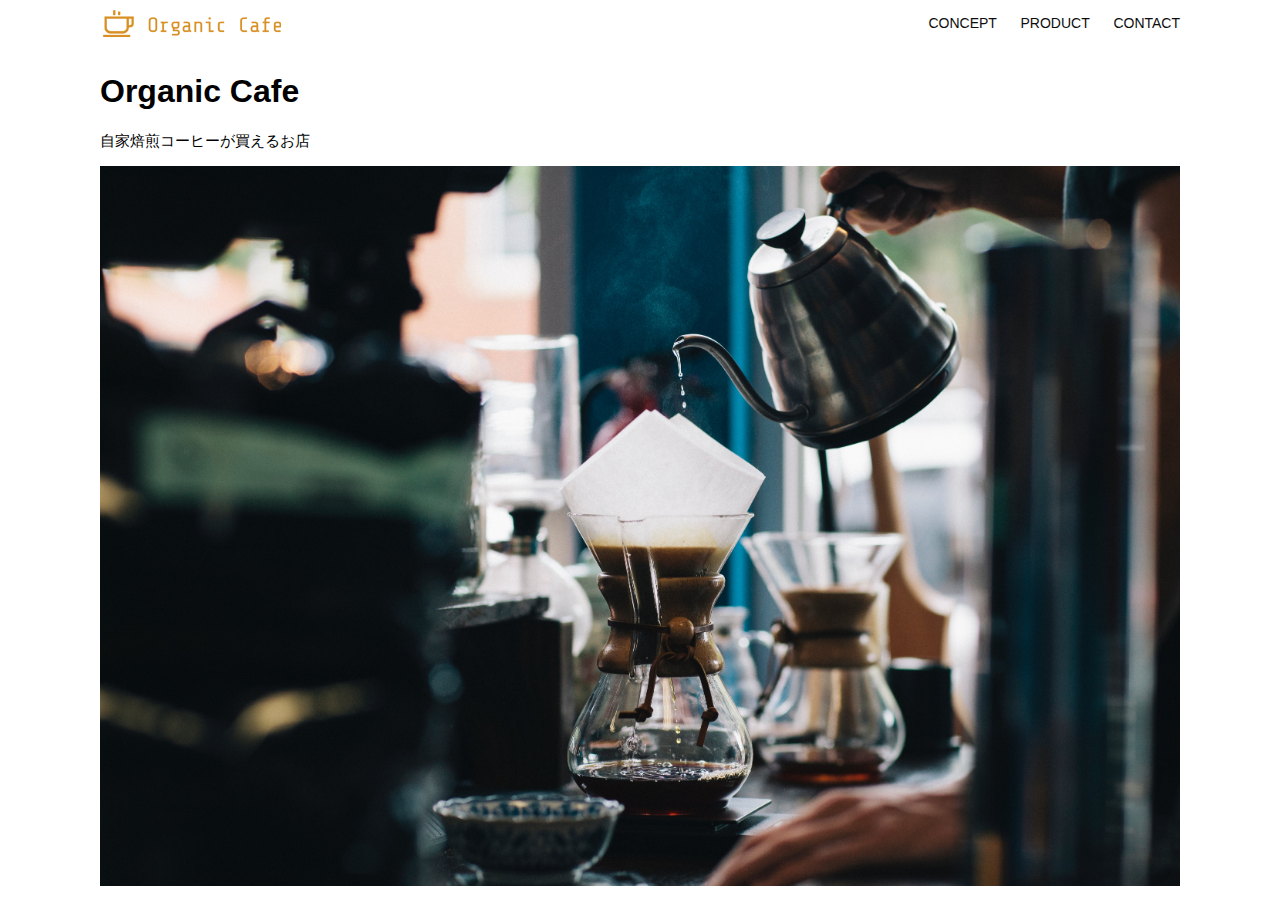
<file: kadai_013/index.html>
<!DOCTYPE html>
<html>
  <head>
    <title>Organic Cafe</title>
    <meta charset="UTF-8" />
    <meta name="description" content="自家焙煎のコーヒーがお家で楽しめるOrganic Cafe"/>
    <meta name="viewport" content="width=device-width, initial-scale=1.0" />
    <link rel="stylesheet" href="style.css" />
  </head>
  <body>
    <!-- ヘッダー -->
    <header>
      <!-- ロゴ -->
      <a href="index.html" id="logo"><img src="images/logo.png" alt="トップページに戻る"/></a>

      <!-- PC用ナビゲーション -->
      <nav id="nav-pc">
        <a href="index.html#concept">CONCEPT</a>
        <a href="index.html#product">PRODUCT</a>
        <a href="index.html#contact">CONTACT</a>
      </nav>
      <!-- スマホ用メニューボタン -->
        <img id="menu-sp" src="images/button-menu.png" onclick="document.getElementById('nav-sp').style.display = 'block'" alt="ナビゲーションを開く">

        <!-- スマホ用ナビゲーション -->
        <nav id="nav-sp">
          <ul>
            <li>
              <img id="close" src="images/button-close.png" alt="ナビゲーションを閉じる" onclick="document.getElementById('nav-sp').style.display = 'none'">
            </li>
            <li>
              <a id="logo-sp" href="index.html" onclick="document.getElementById('nav-sp').style.display = 'none'">
                <img src="images/logo-sp.png" alt="トップページに戻る">
              </a>
            </li>
            <li>
              <a class="menu" href="index.html#concept" onclick="document.getElementById('nav-sp').style.display = 'none'">CONCEPT</a>
            </li>
            <li>
              <a class="menu" href="index.html#product" onclick="document.getElementById('nav-sp').style.display = 'none'">PRODUCT</a>
            </li>
            <li>
              <a class="menu" href="index.html#contact" onclick="document.getElementById('nav-sp').style.display = 'none'">CONTACT</a>
            </li>
         </ul>
       </nav>

    </header>
    <main>
      <article>
        <!-- メインビジュアル -->
        <section id="main-visual">
          <div id="main-message">
            <h1>Organic Cafe</h1>
            <p>自家焙煎コーヒーが買えるお店</p>
          </div>
          <img src="images/main-image.jpg" alt="コーヒーをハンドドリップで淹れる画像"/>
        </section>
      </article>
    </main>
  </body>
</html>
</file>
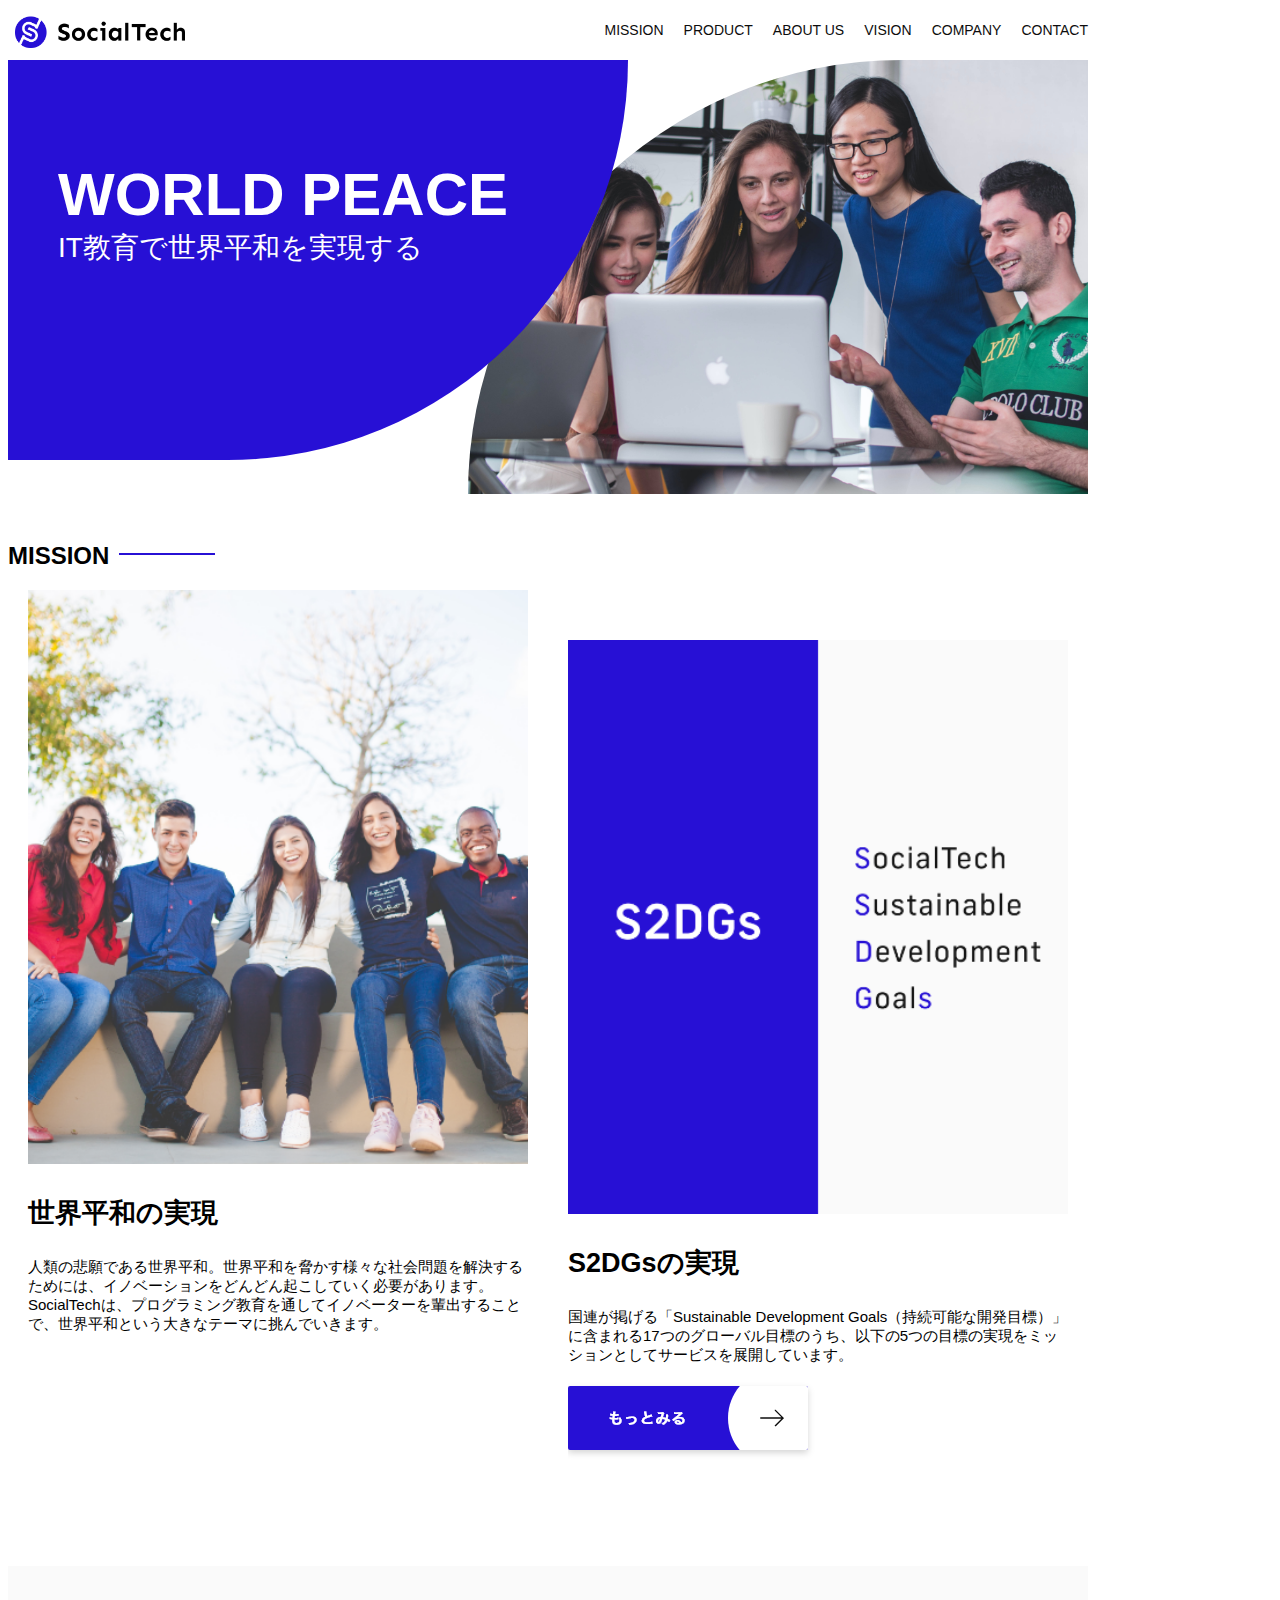
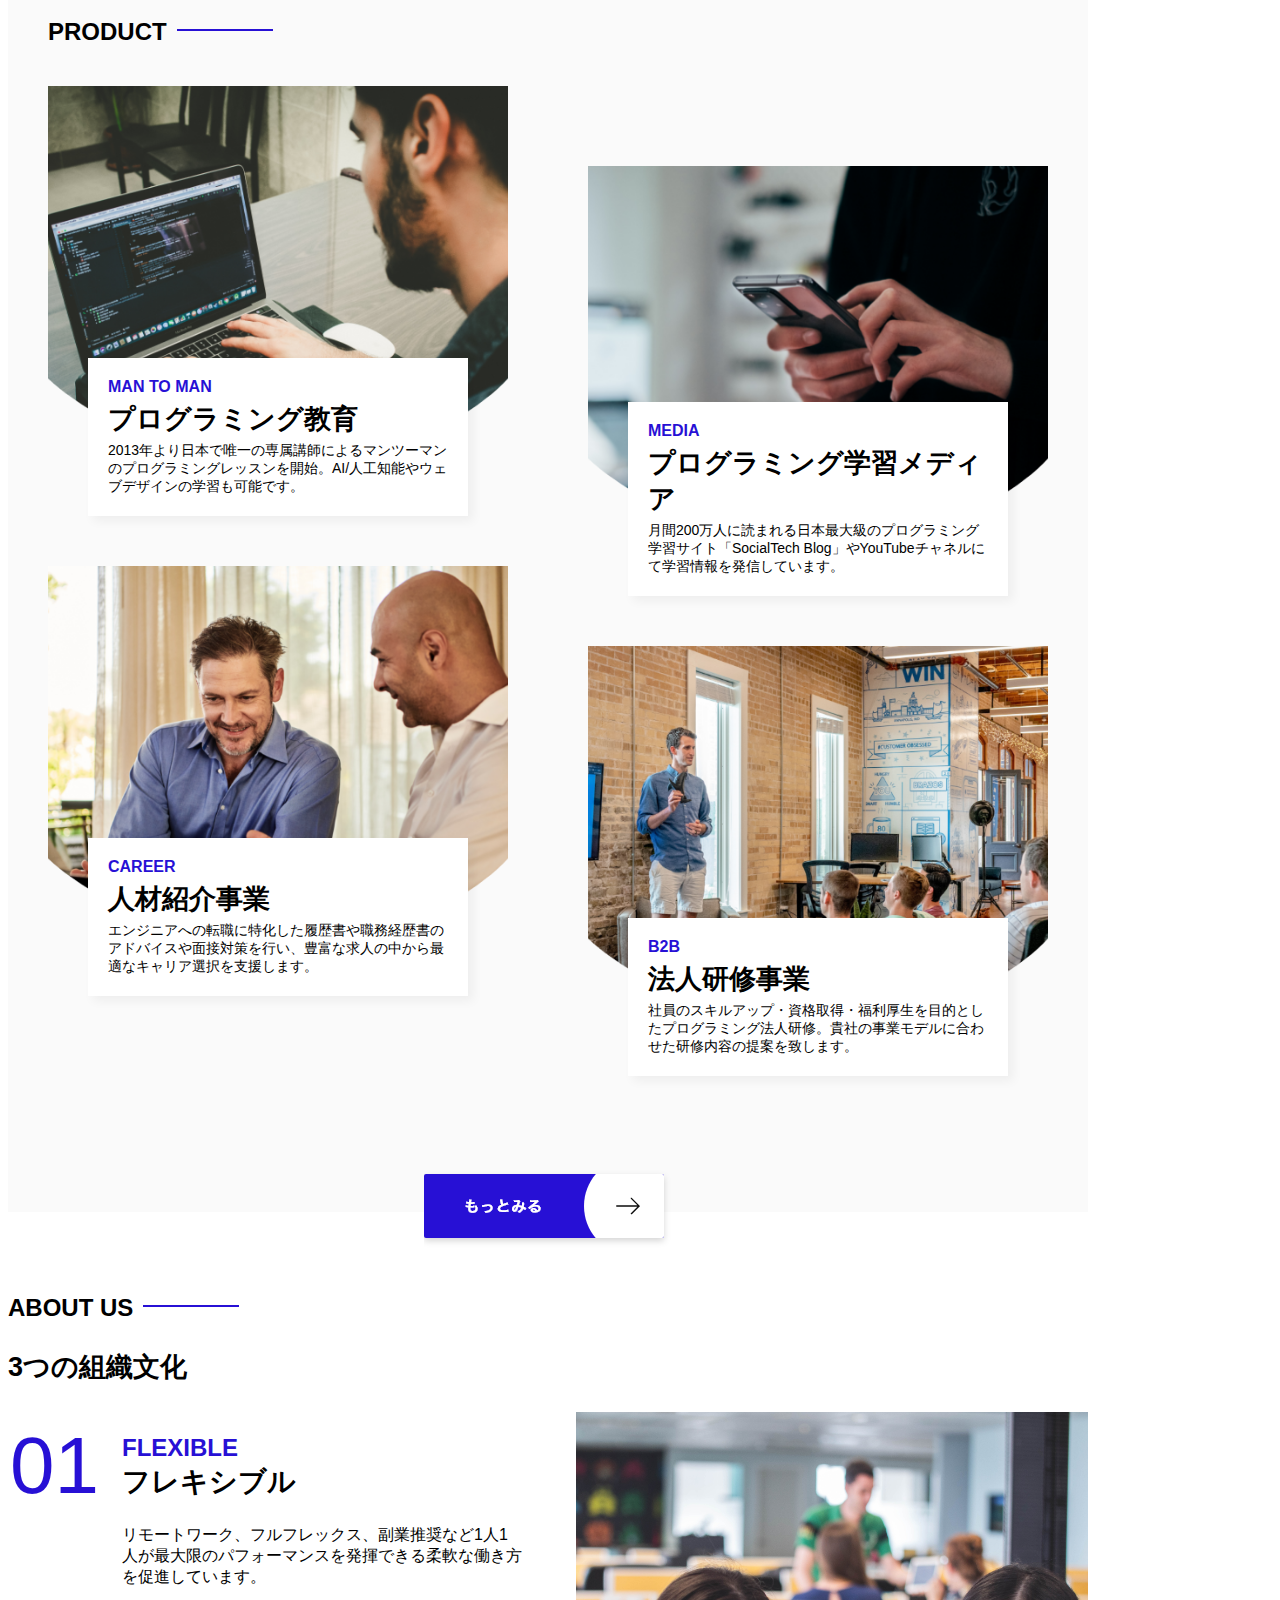
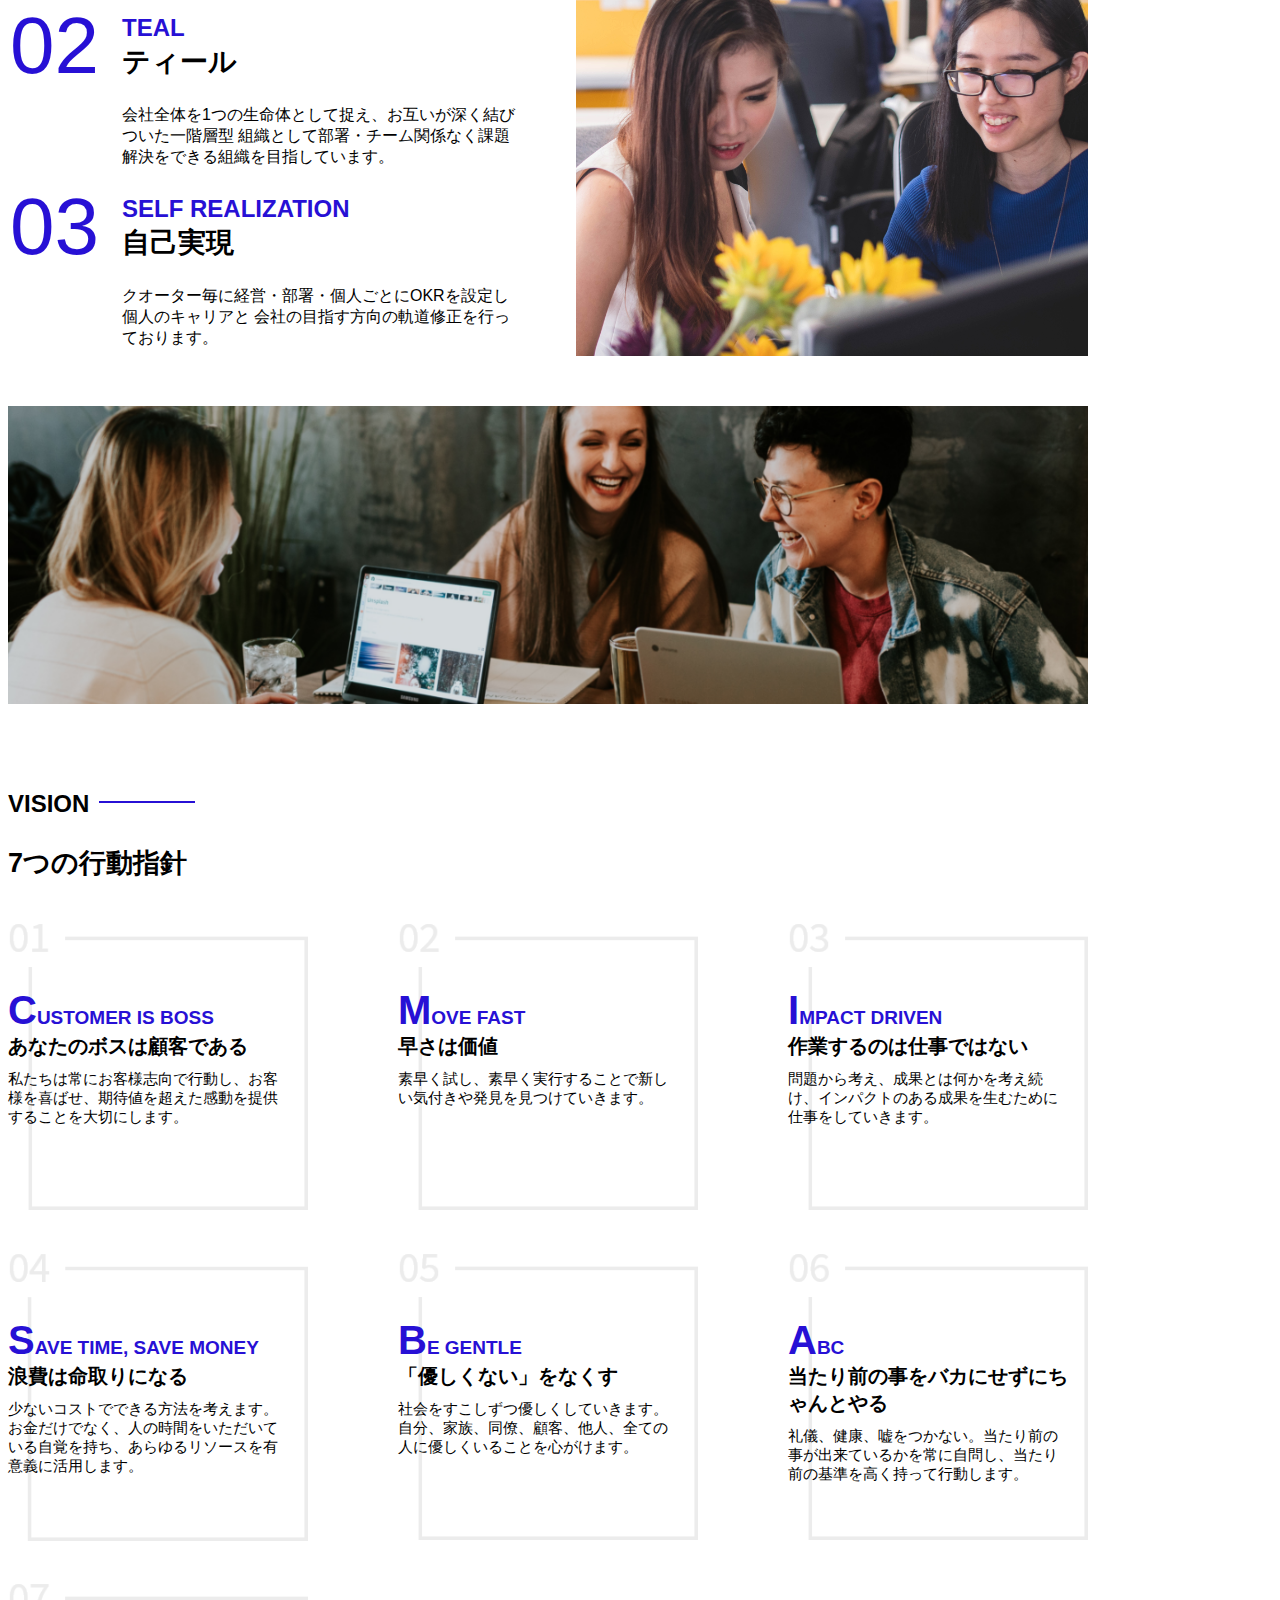
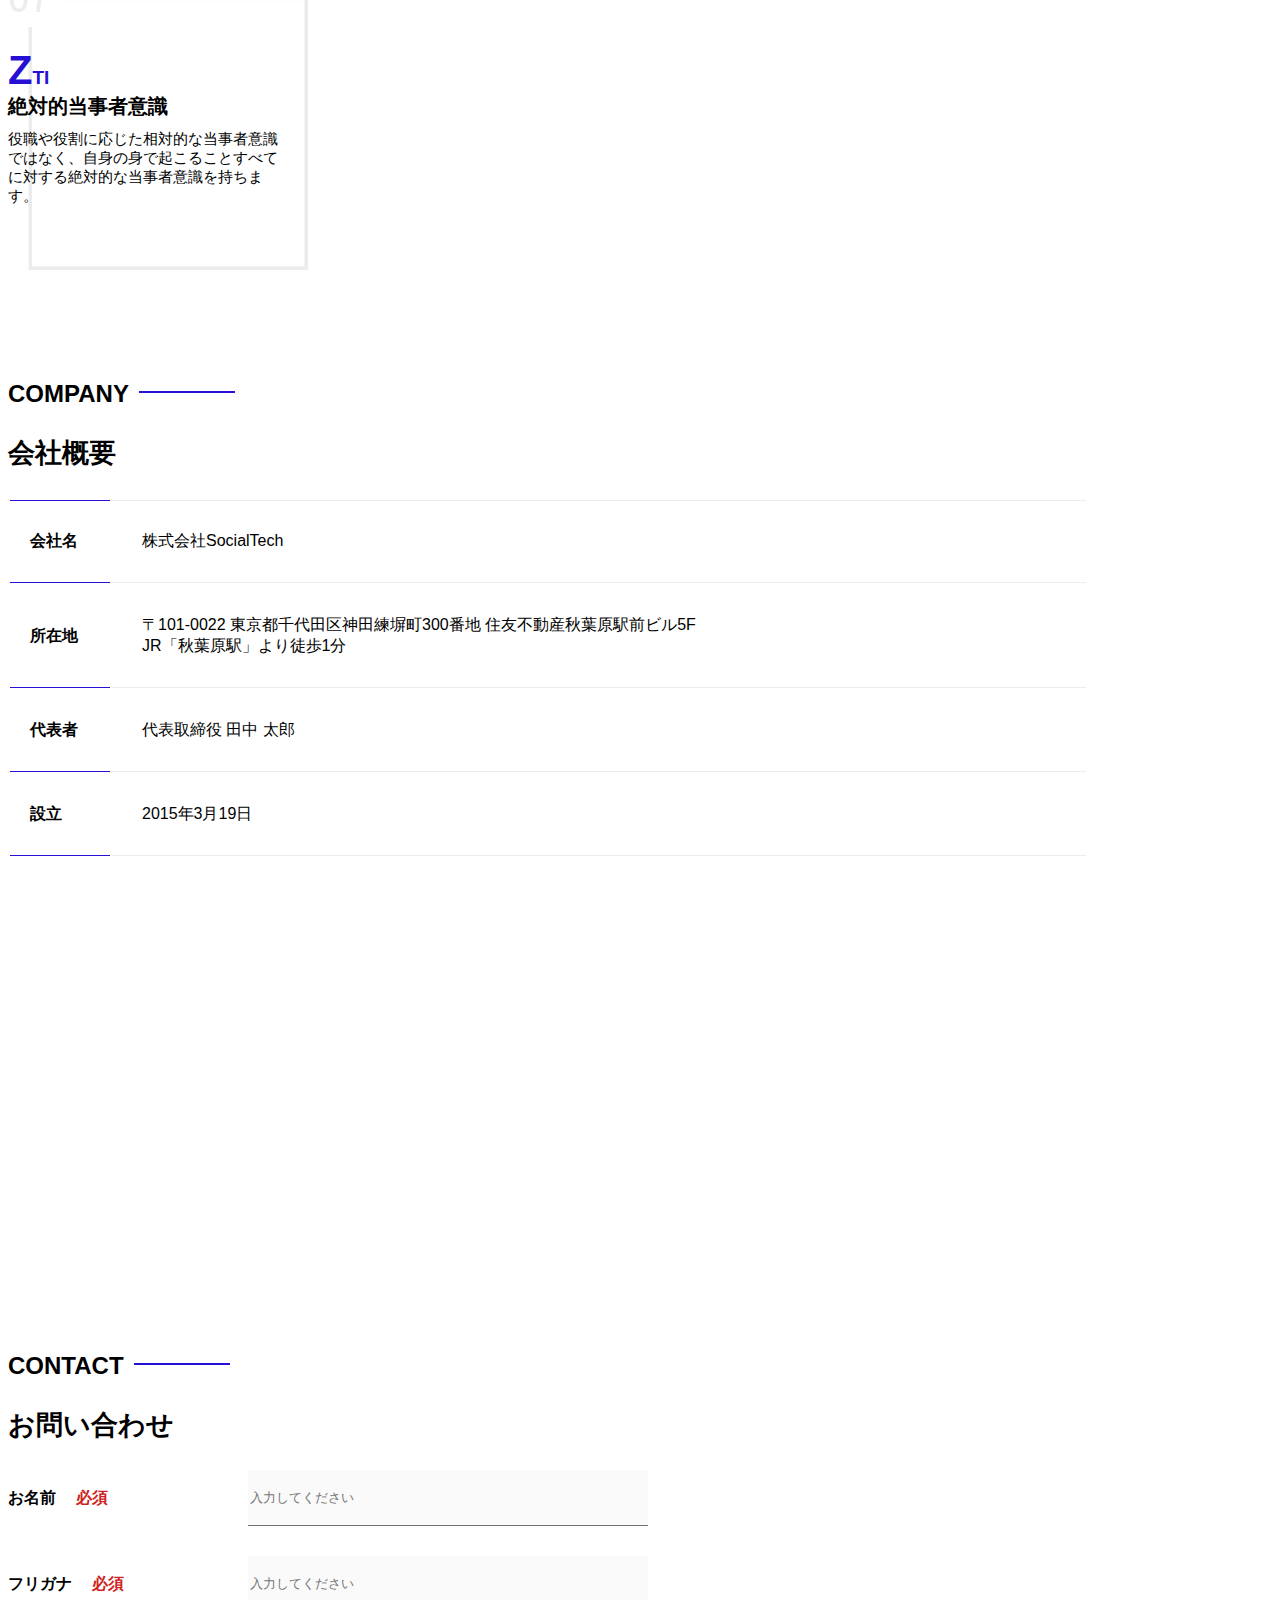
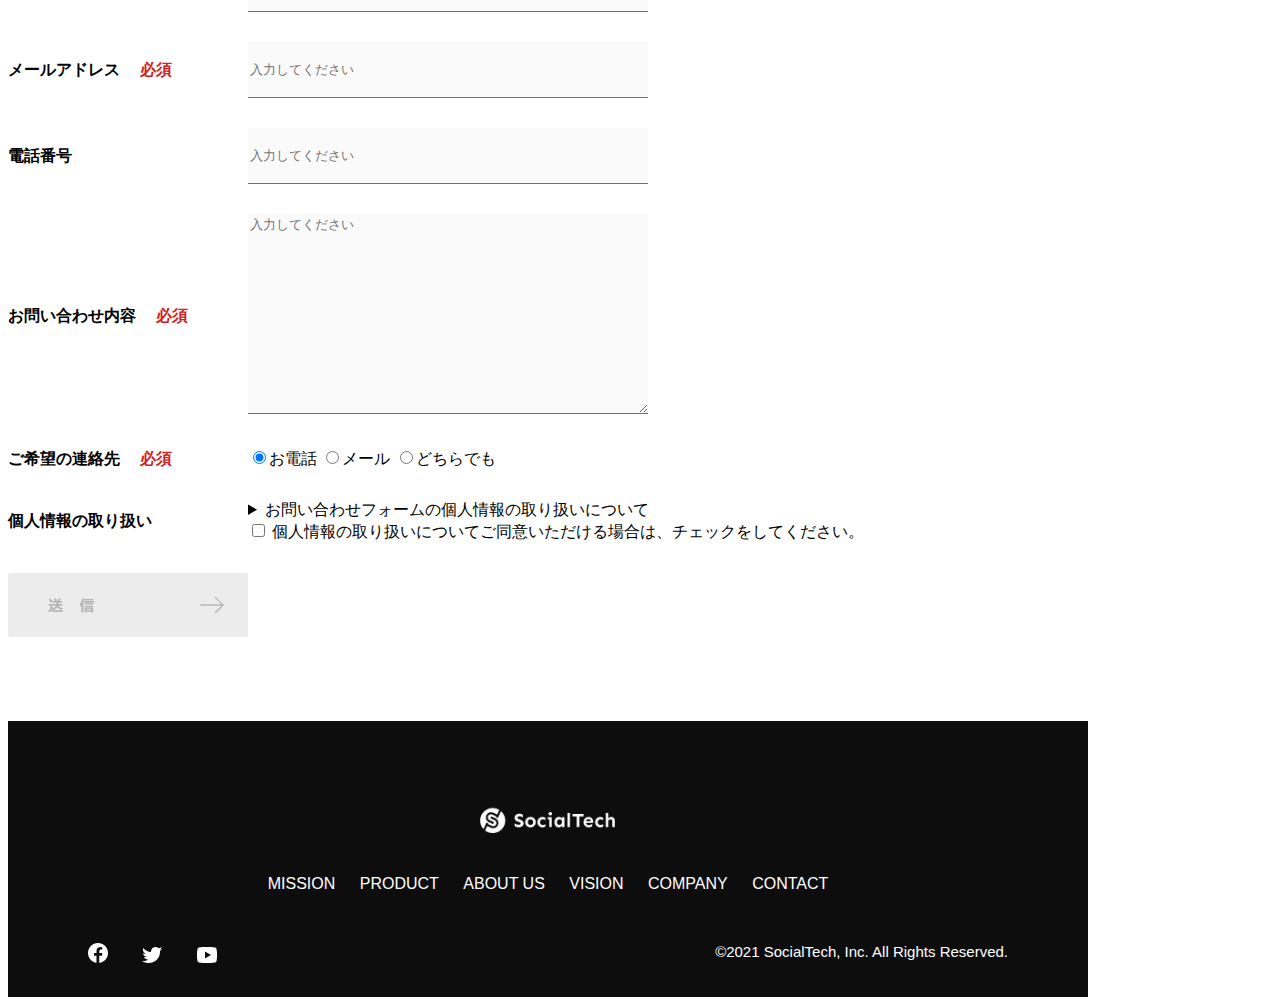
<file: kadai_tutorial_output/index.html>
<!DOCTYPE html>
<html> <!-- [html] htmlタグで囲まれた部分が「HTMLによる記述である」ことをブラウザに伝える -->
  <head> <!-- [head] タイトルや説明文など、Webページの各種設定を記述する -->
    <title>SocialTech</title>
    <meta charset="utf-8">
    <meta name="description" content="SocialTechはEdTech業界のリーディングカンパニーを目指します。">
     <!-- [viewport] ビューポートとは、PCやスマートフォンで「Webページの画面をどのように表示させるか」という設定のこと -->
     <!-- [viewport] width=device-width: device-widthを指定して、画面サイズに合わせていっぱいに広げる -->
     <!-- [viewport] initial-scale=1.0 :等倍（1.0）を指定して、拡大縮小を行わない -->
     <!-- [viewport] 拡大縮小させたい場合は、initial-scale の数字を大きくしたり小さくしたりすることで設定する -->
    <meta name="viewport" content="width=device-width, initial-scale=1.0">
     <!--　linkタグを記述して、style.cssを読み込む -->
    <link rel="stylesheet" href="style.css">
  </head>

  <body><!-- [body] 実際にブラウザに表示される内容（記事など）を記述する -->
    <!-- ヘッダー --> <!-- ヘッダーのレイアウトとHTMLタグの組み合わせを確認しておく。 -->
    <header> <!-- ヘッダーはheaderタグをbodyタグの中に記述することで作成できる。 -->
      <!-- ロゴ -->
      <a href="index.html" id="logo">
        <!-- ロゴ。なるべく相対パスで記載する。 -->
        <img src="images/logo.png" alt="トップページに戻る">
      </a>

      <!-- PC用ナビゲーション -->
      <nav id="nav-pc"> <!-- navタグでナビゲーションを作成。 -->
        <ul>　<!-- navタグの中にaタグを記述して、6つのナビゲーションメニューを作成 -->
          <li><a href="mission.html">MISSION</a></li>
          <li><a href="product.html">PRODUCT</a></li>
           <!-- タグのhref属性に、 "HTMLファイル名#id属性値" を指定し、リンク先に設定したい要素のidに先ほど指定したid属性値を設定して"ページ内リンク"を作成 -->
           <!-- こうすることで、リンク先に変移してから指定したidのあるsection要素の場所までスクロールされる。 -->
           <!-- 実際にスクロールできるかどうかを各セクションページを作ったあとに確認する -->
           <li><a href="index.html#aboutus">ABOUT US</a></li>
          <li><a href="index.html#vision">VISION</a></li>
          <li><a href="index.html#company">COMPANY</a></li>
          <li><a href="index.html#contact">CONTACT</a></li>
        </ul>
      </nav>
      
      <!-- MISSIONやPRODUCTなどの各セクションは、PC用レイアウトでは2列の横並びになる。しかしスマートフォンは画面幅が狭いため、縦並びにする -->
      <!-- スマホ用メニューボタン -->
       <!-- onclick="document.getElementById('nav-sp').style.display = 'block' : 「nav-spというidを持つ要素（今回の場合はスマートフォン用ナビゲーション）に対し、クリック（タップ）時にdisplay: block;というスタイルを適用する」 -->
      <button id="menu-sp" onclick="document.getElementById('nav-sp').style.display = 'block'">
         <!-- 画像なども、なるべく相対パスで記載する。 -->
        <img src="images/button-menu.png" alt="ナビゲーションを開く">
      </button>

      <!-- スマホ用ナビゲーション -->
      <div id="nav-sp">
         <!-- onclick="document.getElementById('nav-sp').style.display = 'none' : 「nav-spというidを持つ要素（今回の場合はスマートフォン用ナビゲーション）に対し、クリック（タップ）時にdisplay: none;というスタイルを適用する」-->
        <button id="close" onclick="document.getElementById('nav-sp').style.display = 'none'">
           <!-- 画像なども、なるべく相対パスで記載する。 -->
          <img src="images/button-close.png" alt="ナビゲーションを閉じる">
        </button>

        <nav>
          <ul>
            <li>
              <a id="logo-sp" href="index.html" onclick="document.getElementById('nav-sp').style.display = 'none'"><img src="images/logo-sp.png" alt="トップページに戻る"></a>
            </li>
            <li><a class="menu" href="mission.html" onclick="document.getElementById('nav-sp').style.display = 'none'">MISSION</a></li>
            <li><a class="menu" href="product.html" onclick="document.getElementById('nav-sp').style.display = 'none'">PRODUCT</a></li>
            <li><a class="menu" href="index.html#aboutus" onclick="document.getElementById('nav-sp').style.display = 'none'">ABOUT US</a></li>
            <li><a class="menu" href="index.html#vision" onclick="document.getElementById('nav-sp').style.display = 'none'">VISION</a></li>
            <li><a class="menu" href="index.html#company" onclick="document.getElementById('nav-sp').style.display = 'none'">COMPANY</a></li>
            <li><a class="menu" href="index.html#contact" onclick="document.getElementById('nav-sp').style.display = 'none'">CONTACT</a></li>
          </ul>
        </nav>
        <div id="sns">
          <a href="https://www.facebook.com/sejuku2013">
             <!-- 画像なども、なるべく相対パスで記載する。 -->
            <img src="images/button-facebook.png" alt="Facebookのリンク">
          </a>
          <a href="https://twitter.com/samuraijuku">
             <!-- 画像なども、なるべく相対パスで記載する。 -->
            <img src="images/button-twitter.png" alt="Twitterのリンク">
          </a>
          <a href="https://www.youtube.com/channel/UCCFOQO5aDK0xXam4cUQXT8g">
             <!-- 画像なども、なるべく相対パスで記載する。 -->
            <img src="images/button-youtube.png" alt="YouTubeのリンク">
          </a>
        </div>
      </div>
    </header>

    <main> <!-- [main] 中身がメインコンテンツであることを表す -->
      <article> <!-- [article] 中身がメインコンテンツであることを表す -->
        <!-- メインビジュアル -->
        <section id="main-visual"> <!-- メインビジュアルを表示する場所をsectionタグで確保する -->
          <div id="main-message"> <!-- 青色の背景となるdivタグ。divタグはidにmain-messageを設定し、あとからCSSでスタイルを適用しやすいようにしておく -->
            <h1>WORLD PEACE</h1> <!-- メッセージを表示するh1タグ -->
            <p>IT教育で世界平和を実現する</p> <!-- メッセージを表示するpタグ -->
          </div>
           <!-- 画像なども、なるべく相対パスで記載する。 -->
          <img src="images/index/index-main.png" alt="PCの周りに集まる多国籍の仲間たち">
        </section>

        <!-- ミッション -->
        <section id="mission"> <!-- MISSIONというセクションを表示するエリアをsectionタグで確保する -->
          <h2 class="index-h2">MISSION</h2>
          <div id="mission-flex">
            <div>
              <img id="mission-photo" src="images/index/index-mission.png" alt="屋外のベンチで写真を撮影する多国籍の仲間たち">
              <h3>世界平和の実現</h3>
              <p>人類の悲願である世界平和。世界平和を脅かす様々な社会問題を解決するためには、イノベーションをどんどん起こしていく必要があります。SocialTechは、プログラミング教育を通してイノベーターを輩出することで、世界平和という大きなテーマに挑んでいきます。</p>
            </div>
            <div>
              <img id="s2dgs" src="images/index/s2dgs.png" alt="S2DGs">
              <h3>S2DGsの実現</h3>
              <p>国連が掲げる「Sustainable Development Goals（持続可能な開発目標）」に含まれる17つのグローバル目標のうち、以下の5つの目標の実現をミッションとしてサービスを展開しています。</p>
              <a href="mission.html">
                 <!-- 画像なども、なるべく相対パスで記載する。 -->
                <img src="images/button-more.png" alt="もっとみる">
              </a>
            </div>
          </div>
        </section>

        <!-- プロダクト -->
        <section id="product">
          <h2 class="index-h2">PRODUCT</h2>
          <div class="product-flex">
            <div id="product-left">
              <div>
                 <!-- 画像なども、なるべく相対パスで記載する。 -->
                <img class="product-photo" src="images/index/index-mantoman.png" alt="PCでコードを書く男性">
                <div class="product-explain">
                  <span>MAN TO MAN</span>
                  <h3>プログラミング教育</h3>
                  <p>2013年より日本で唯一の専属講師によるマンツーマンのプログラミングレッスンを開始。AI/人工知能やウェブデザインの学習も可能です。</p>
                </div>
              </div>
              <div>
                 <!-- 画像なども、なるべく相対パスで記載する。 -->
                <img class="product-photo" src="images/index/index-career.png" alt="笑顔で話し合う2人の男性">
                <div class="product-explain">
                  <span>CAREER</span>
                  <h3>人材紹介事業</h3>
                  <p>エンジニアへの転職に特化した履歴書や職務経歴書のアドバイスや面接対策を行い、豊富な求人の中から最適なキャリア選択を支援します。</p>
                </div>
              </div>
            </div>
            <div id="product-right">
              <div>
                 <!-- 画像なども、なるべく相対パスで記載する。 -->
                <img class="product-photo" src="images/index/index-media.png" alt="スマートフォンを操作する人">
                <div class="product-explain">
                  <span>MEDIA</span>
                  <h3>プログラミング学習メディア</h3>
                  <p>月間200万人に読まれる日本最大級のプログラミング学習サイト「SocialTech Blog」やYouTubeチャネルにて学習情報を発信しています。</p>
                </div>
              </div>
              <div>
                 <!-- 画像なども、なるべく相対パスで記載する。 -->
                <img class="product-photo" src="images/index/index-b2b.png" alt="講演中の男性とそれを聴く人々">
                <div class="product-explain">
                  <span>B2B</span>
                  <h3>法人研修事業</h3>
                  <p>社員のスキルアップ・資格取得・福利厚生を目的としたプログラミング法人研修。貴社の事業モデルに合わせた研修内容の提案を致します。</p>
                </div>
              </div>
            </div>
          </div>
          <div id="product-more">
            <a href="product.html">
               <!-- 画像なども、なるべく相対パスで記載する。 -->
              <img src="images/button-more.png" alt="もっとみる">
            </a>
          </div>
        </section>

        <!-- ABOUT US -->
        <section id="aboutus"> <!-- sectionタグで、ABOUT USのセクションを表示するエリアを確保 -->
          <h2 class="index-h2">ABOUT US</h2> <!-- h2の見出し（「ABOUT US」）にはh2要素のCSSのスタイルが適用されるので、他のセクションの見出しと共通のスタイルが適用される -->
          <h3>3つの組織文化</h3>
          <div> <!-- ectionタグの中にdivタグを記述して、表を表示するエリアも確保 -->
            <table class="culture-table"> <!-- tableタグで表を作る。枠線は非表示。 -->
              <tr> <!-- trタグで行を作成 -->
                <td class="culture-num">01</td> <!-- tdタグでセルを作成 -->
                <th><span class="culture-en">FLEXIBLE</span><br>フレキシブル</th>
              </tr>
              <tr> <!-- trタグで行を作成 -->
                <td>  <!-- tdタグでセルを作成 -->
                  <!--空のセル-->
                </td>
                <td class="culture-description">リモートワーク、フルフレックス、副業推奨など1人1人が最大限のパフォーマンスを発揮できる柔軟な働き方を促進しています。</td>  <!-- tdタグでセルを作成 -->
              </tr>
              <tr> <!-- trタグで行を作成 -->
                <td class="culture-num">02</td>  <!-- tdタグでセルを作成 -->
                <th><span class="culture-en">TEAL</span><br>ティール</th>
              </tr>
              <tr> <!-- trタグで行を作成 -->
                <td>  <!-- tdタグでセルを作成 -->
                  <!--空のセル-->
                </td>
                <td class="culture-description">会社全体を1つの生命体として捉え、お互いが深く結びついた一階層型 組織として部署・チーム関係なく課題解決をできる組織を目指しています。</td>  <!-- tdタグでセルを作成 -->
              </tr>
              <tr> <!-- trタグで行を作成 -->
                <td class="culture-num">03</td>  <!-- tdタグでセルを作成 -->
                <th><span class="culture-en">SELF REALIZATION</span><br>自己実現</th>
              </tr>
              <tr> <!-- trタグで行を作成 -->
                <td>  <!-- tdタグでセルを作成 -->
                  <!--空のセル-->
                </td> 
                <td class="culture-description">クオーター毎に経営・部署・個人ごとにOKRを設定し個人のキャリアと 会社の目指す方向の軌道修正を行っております。</td>  <!-- tdタグでセルを作成 -->
              </tr>
            </table>
             <!-- 画像なども、なるべく相対パスで記載する。 -->
            <img class="culture-img" src="images/index/index-aboutus1.png" alt="笑顔で話し合う2人の女性">
          </div>
           <!-- 画像なども、なるべく相対パスで記載する。 -->
          <img class="culture-img2" src="images/index/index-aboutus2.png" alt="笑顔で話し合う3人の男女"> <!-- 2枚目の画像は表と1枚目の画像の下に表示させるため、div要素の外側に記述 -->
        </section>

        <!-- VISION -->
        <section id="vision"> <!-- sectionタグで、VISIONのセクションを表示するエリアを確保 -->
          <h2 class="index-h2">VISION</h2> <!-- sectionタグの中にセクション全体の見出しやdivタグを記述して、さらにエリアを分ける -->
          <h3>7つの行動指針</h3>
          <div> <!-- divタグで「行動指針」の画像やテキストを一つ一つグループ化 -->
             <!-- 7つすべての「行動指針」に共通のスタイルを適用できるように、これらのdiv要素にはvision-boxというclassを設定 -->
            <div class="vision-box">
               <!-- 画像なども、なるべく相対パスで記載する。 -->
              <img src="images/index/vision-01.png" alt="01">
              <div>
                <h4>CUSTOMER IS BOSS</h4>
                <h5>あなたのボスは顧客である</h5>
                <p>私たちは常にお客様志向で行動し、お客様を喜ばせ、期待値を超えた感動を提供することを大切にします。</p>
              </div>
            </div>
             <!-- 1つ目の「行動指針」と構造（タグの組み合わせ）は一緒で、画像のパスやテキストの内容を書き換えるだけ -->
            <div class="vision-box">
               <!-- 画像なども、なるべく相対パスで記載する。 -->
              <img src="images/index/vision-02.png" alt="02">
              <div>
                <h4>MOVE FAST</h4>
                <h5>早さは価値</h5>
                <p>素早く試し、素早く実行することで新しい気付きや発見を見つけていきます。</p>
              </div>
            </div>
            <div class="vision-box">
               <!-- 画像なども、なるべく相対パスで記載する。 -->
              <img src="images/index/vision-03.png" alt="03">
              <div>
                <h4>IMPACT DRIVEN</h4>
                <h5>作業するのは仕事ではない</h5>
                <p>問題から考え、成果とは何かを考え続け、インパクトのある成果を生むために仕事をしていきます。</p>
              </div>
            </div>
            <div class="vision-box">
               <!-- 画像なども、なるべく相対パスで記載する。 -->
              <img src="images/index/vision-04.png" alt="04">
              <div>
                <h4>SAVE TIME, SAVE MONEY</h4>
                <h5>浪費は命取りになる</h5>
                <p>少ないコストでできる方法を考えます。お金だけでなく、人の時間をいただいている自覚を持ち、あらゆるリソースを有意義に活用します。</p>
              </div>
            </div>
            <div class="vision-box">
               <!-- 画像なども、なるべく相対パスで記載する。 -->
              <img src="images/index/vision-05.png" alt="05">
              <div>
                <h4>BE GENTLE</h4>
                <h5>「優しくない」をなくす</h5>
                <p>社会をすこしずつ優しくしていきます。自分、家族、同僚、顧客、他人、全ての人に優しくいることを心がけます。</p>
              </div>
            </div>
            <div class="vision-box">
               <!-- 画像なども、なるべく相対パスで記載する。 -->
              <img src="images/index/vision-06.png" alt="06">
              <div>
                <h4>ABC</h4>
                <h5>当たり前の事をバカにせずにちゃんとやる</h5>
                <p>礼儀、健康、嘘をつかない。当たり前の事が出来ているかを常に自問し、当たり前の基準を高く持って行動します。</p>
              </div>
            </div>
            <div class="vision-box">
               <!-- 画像なども、なるべく相対パスで記載する。 -->
              <img src="images/index/vision-07.png" alt="07">
              <div>
                <h4>ZTI</h4>
                <h5>絶対的当事者意識</h5>
                <p>役職や役割に応じた相対的な当事者意識ではなく、自身の身で起こることすべてに対する絶対的な当事者意識を持ちます。</p>
              </div>
            </div>
          </div>
        </section>

        <!-- COMPANY -->
        <section id="company"> <!-- sectionタグで、COMPANYのセクションを表示するエリアを確保 -->
          <h2 class="index-h2">COMPANY</h2>
          <h3>会社概要</h3>
          <table id="company-table">
            <tr>
              <th class="tableheader tableheader-first">会社名</th>
              <td class="cell cell-first">株式会社SocialTech</td>
            </tr>
            <tr>
              <th class="tableheader">所在地</th>
              <td class="cell">〒101-0022 東京都千代田区神田練塀町300番地 住友不動産秋葉原駅前ビル5F<br>JR「秋葉原駅」より徒歩1分</td>
            </tr>
            <tr>
              <th class="tableheader">代表者</th>
              <td class="cell">代表取締役 田中 太郎</td>
            </tr>
            <tr>
              <th class="tableheader">設立</th>
              <td class="cell">2015年3月19日</td>
            </tr>
          </table>
           <!-- iframeタグを使って会社周辺の地図を埋め込む -->
           <!-- src属性では、地図画像のURLを指定 -->
           <!-- style属性では、地図画像の枠線を0に指定 -->
           <!-- allowfullscreen属性では、全画面モードを許可する指定。 -->
           <!-- loading属性では、ブラウザに地図が表示された時に地図画像を読み込む指定 -->
          <iframe src="https://www.google.com/maps/embed?pb=!1m18!1m12!1m3!1d3240.0688551336807!2d139.7720776771055!3d35.69992317258124!2m3!1f0!2f0!3f0!3m2!1i1024!2i768!4f13.1!3m3!1m2!1s0x60188fee13660e23%3A0x77137876edf742ac!2z5L2P5Y-L5LiN5YuV55Sj56eL6JGJ5Y6f6aeF5YmN44OT44Or!5e0!3m2!1sja!2sjp!4v1704858013291!5m2!1sja!2sjp" style="border: 0" allowfullscreen="auto" loading="lazy"></iframe>
        </section>

        <!-- お問い合わせフォーム -->
         <!-- 送信機能はバックエンド言語でコーディングする必要があるため、今回は送信機能の実装は無し。 -->
        <section id="contact"> <!-- sectionタグで、CONTACTのセクションを表示するエリアを確保 -->
          <h2 class="index-h2">CONTACT</h2>
          <h3>お問い合わせ</h3>
          <form> <!-- sectionタグの中にformタグを記述して、各種フォームを作成する -->
            <div>
              <div class="contact-heading">
                 <!-- 各フォームはlabelタグでラベル（項目名）を表示 -->
                 <!-- 入力が必要な項目にはspanタグで「必須」という文字を表示 -->
                <label class="contact-label">お名前<span class="contact-span">必須</span></label>
              </div>
              <div>
                 <!-- テキストボックス（input type="text"）で入力欄を作成 -->
                <input type="text" name="name" placeholder="入力してください" class="contact-textbox">
              </div>
            </div>
            <div>
              <div class="contact-heading">
                 <!-- 入力が必要な項目にはspanタグで「必須」という文字を表示 -->
                <label class="contact-label">フリガナ<span class="contact-span">必須</span></label>
              </div>
              <div>
                 <!-- テキストボックス（input type="text"）で入力欄を作成 -->
                <input type="text" name="hurigana" placeholder="入力してください" class="contact-textbox">
              </div>
            </div>
            <div>
              <div class="contact-heading">
                 <!-- 入力が必要な項目にはspanタグで「必須」という文字を表示 -->
                <label class="contact-label">メールアドレス<span class="contact-span">必須</span></label>
              </div>
              <div>
                 <!-- テキストボックス（input type="text"）で入力欄を作成 -->
                <input type="text" name="email" placeholder="入力してください" class="contact-textbox">
              </div>
            </div>
            <div>
              <div class="contact-heading">
                 <!-- 各フォームはlabelタグでラベル（項目名）を表示 -->
                <label class="contact-label">電話番号</label>
              </div>
              <div>
                 <!-- テキストボックス（input type="text"）で入力欄を作成 -->
                <input type="text" name="tel" placeholder="入力してください" class="contact-textbox">
              </div>
            </div>
            <div>
              <div class="contact-heading">
                 <!-- 各フォームはlabelタグでラベル（項目名）を表示 -->
                 <!-- 入力が必要な項目にはspanタグで「必須」という文字を表示 -->
                <label class="contact-label">お問い合わせ内容<span class="contact-span">必須</span></label>
              </div>
              <div>
                 <!-- テキストボックスが未入力のときに「入力してください」と表示されるように、プレースホルダーを設定 -->
                 <!-- 「お問い合わせ内容」の入力欄をテキストエリア（textarea）で作成 -->
                 <!-- テキストエリアはテキストボックスとは異なり、複数行の文章を入力できる -->
                 <textarea class="contact-textarea" placeholder="入力してください" name="message"></textarea>
              </div>
            </div>
            <div>
              <div class="contact-heading">
                 <!-- 各フォームはlabelタグでラベル（項目名）を表示 -->
                 <!-- 入力が必要な項目にはspanタグで「必須」という文字を表示 -->
                <label class="contact-label">ご希望の連絡先<span class="contact-span">必須</span></label>
              </div>
               <!-- 連絡先を選択するラジオボタン（input type="radio"）を作成 -->
              <div><input class="radiobutton" type="radio" value="tel" name="contact" checked><label>お電話</label> <input class="radiobutton" type="radio" value="mail" name="contact"><label>メール</label> <input class="radiobutton" type="radio" value="both" name="contact"><label>どちらでも</label></div>
            </div>
            <div>
              <!-- 「個人情報の取り扱い」に対して同意を求めるチェックボックス（input type="checkbox"）を作成 -->
              <div class="contact-heading">
                <label class="contact-label">個人情報の取り扱い</label>
              </div>
              <div>
                 <!-- 「個人情報の取り扱い」は長文なので、detailsタグを使って表示・非表示を切り替えられるように -->
                 <!-- detailsタグで作成された三角マークをクリックして、詳細の表示・非表示が切り替えられることを確認する -->
                <details>
                  <summary>お問い合わせフォームの個人情報の取り扱いについて</summary>
                  <div>
                    <dl>
                      <dt>１．組織の名称又は氏名</dt>
                      <dd>株式会社SocialTech</dd>
                      <dt>２．個人情報保護管理者（若しくはその代理人）の氏名又は職名、所属及び連絡先</dt>
                      <dd>
                        <p>鈴木 一郎 コーポレート部</p>
                        <p>メールアドレス：samurai@example.com</p>
                        <p>TEL：03-1234-5678</p>
                      </dd>
                      <dt>３．個人情報の利用目的</dt>
                      <dd>
                        <ul>
                          <li>・本サービス及び本サービスに関連する情報の提供又はそれらに関する連絡のため</li>
                          <li>・ユーザーの本人確認のため</li>
                          <li>・当社サービスのご案内のため</li>
                          <li>・当社の商品等の広告または宣伝（電子メールによるものを含むものとします。）</li>
                        </ul>
                      </dd>
                      <dt>４．個人情報の取り扱い業務の委託</dt>
                      <dd>個人情報の取扱業務の全部または一部を外部に業務委託する場合があります。その際、弊社は、個人情報を適切に保護できる管理体制を敷き実行していることを条件として委託先を厳選したうえで、機密保持契約を委託先と締結し、お客様の個人情報を厳密に管理させます。</dd>
                      <dt>５．個人情報の開示等の請求</dt>
                      <dd>
                        お客様は、弊社に対してご自身の個人情報の開示等（利用目的の通知、開示、内容の訂正・追加・削除、利用の停止または消去、第三者への提供の停止）に関して、当社問合わせ窓口に申し出ることができます。<br>
                        その際、弊社はお客様ご本人を確認させていただいたうえで、合理的な期間内に対応いたします。<br>
                        なお、個人情報に関する弊社問合わせ先は、次の通りです。
                      </dd>
                      <dd>
                        <p>株式会社SocialTech　個人情報問合せ窓口</p>
                        <p>〒150-0043　東京都千代田区神田練塀町300番地 住友不動産秋葉原駅前ビル5F</p>
                        <p>メールアドレス：samurai@example.com　TEL：03-1234-5678</p>
                      </dd>

                      <dt>６．個人情報を提供されることの任意性について</dt>
                      <dd>お客様がご自身の個人情報を弊社に提供されるか否かは、お客様のご判断によりますが、もしご提供されない場合には、適切なサービスが提供できない場合がありますので予めご了承ください。</dd>
                    </dl>
                  </div>
                </details>
                 <!-- 「個人情報の取り扱い」に対して同意を求めるチェックボックス（input type="checkbox"） -->
                <input type="checkbox" name="agree">
                <span>個人情報の取り扱いについてご同意いただける場合は、チェックをしてください。</span>
              </div>
            </div>
             <!-- 送信ボタンを画像で作成 --> 
             <!-- input type="submit"で送信ボタンを作成できるが、input type="image"にすれば画像で送信ボタンを作成できる -->
             <!-- input type="image" の場合は、value="Submit"を削除して、src属性に画像のパスを指定する -->
             <!-- 画像なども、なるべく相対パスで記載する。 -->
            <input type="image" src="images/button-submit.png" alt="送信する">
          </form>
        </section>
      </article>
    </main>
    
    <!-- フッターは記事ではないのでarticleタグの外に記述 -->
    <footer> <!-- footerタグを記述してフッターを作成し、その中にdivタグとロゴを表示するためのimgタグを記述 -->
      <div id="footer-logo">
        <img src="images/logo-sp.png" alt="SocialTech">
      </div>
      <div id="footer-link"> <!-- ハイパーリンク全体をグループ化するdivタグには、あとからスタイルを適用できるようにfooter-linkというidを設定 -->
        <a href="mission.html">MISSION</a>
        <a href="product.html">PRODUCT</a>
        <a href="index.html#aboutus">ABOUT US</a>
        <a href="index.html#vision">VISION</a>
        <a href="index.html#company">COMPANY</a>
        <a href="index.html#contact">CONTACT</a>
      </div>
      <div id="sns-footer">
        <div class="sns-btns">
           <!-- Twitterなど、SNSのリンクボタンを作成 -->
           <!-- SNSのアイコン画像をimgタグで表示し、それをaタグで囲ってハイパーリンクを設定 -->
          <a href="https://www.facebook.com/sejuku2013"><img src="images/button-facebook.png" alt="Facebookのリンク"></a>
          <a href="https://twitter.com/samuraijuku"><img src="images/button-twitter.png" alt="Twitterのリンク"></a>
          <a href="https://www.youtube.com/channel/UCCFOQO5aDK0xXam4cUQXT8g"><img src="images/button-youtube.png" alt="YouTubeのリンク"></a>
        </div>
         <!-- pタグでコピーライトを作 -->
         <!-- スタイルを適用できるように、copyrightというidを設定 -->
         <!-- 全角のコピーライトの記号（cを丸で囲んだ記号）は機種依存文字のため使えない。その代わりに&copy;という文字実体参照で記述 -->
         <!-- ※ 機種依存文字、文字実体参照-->
        <p id="copyright">&copy;2021 SocialTech, Inc. All Rights Reserved.</p>
      </div>
    </footer>

  </body>
</html>
</file>
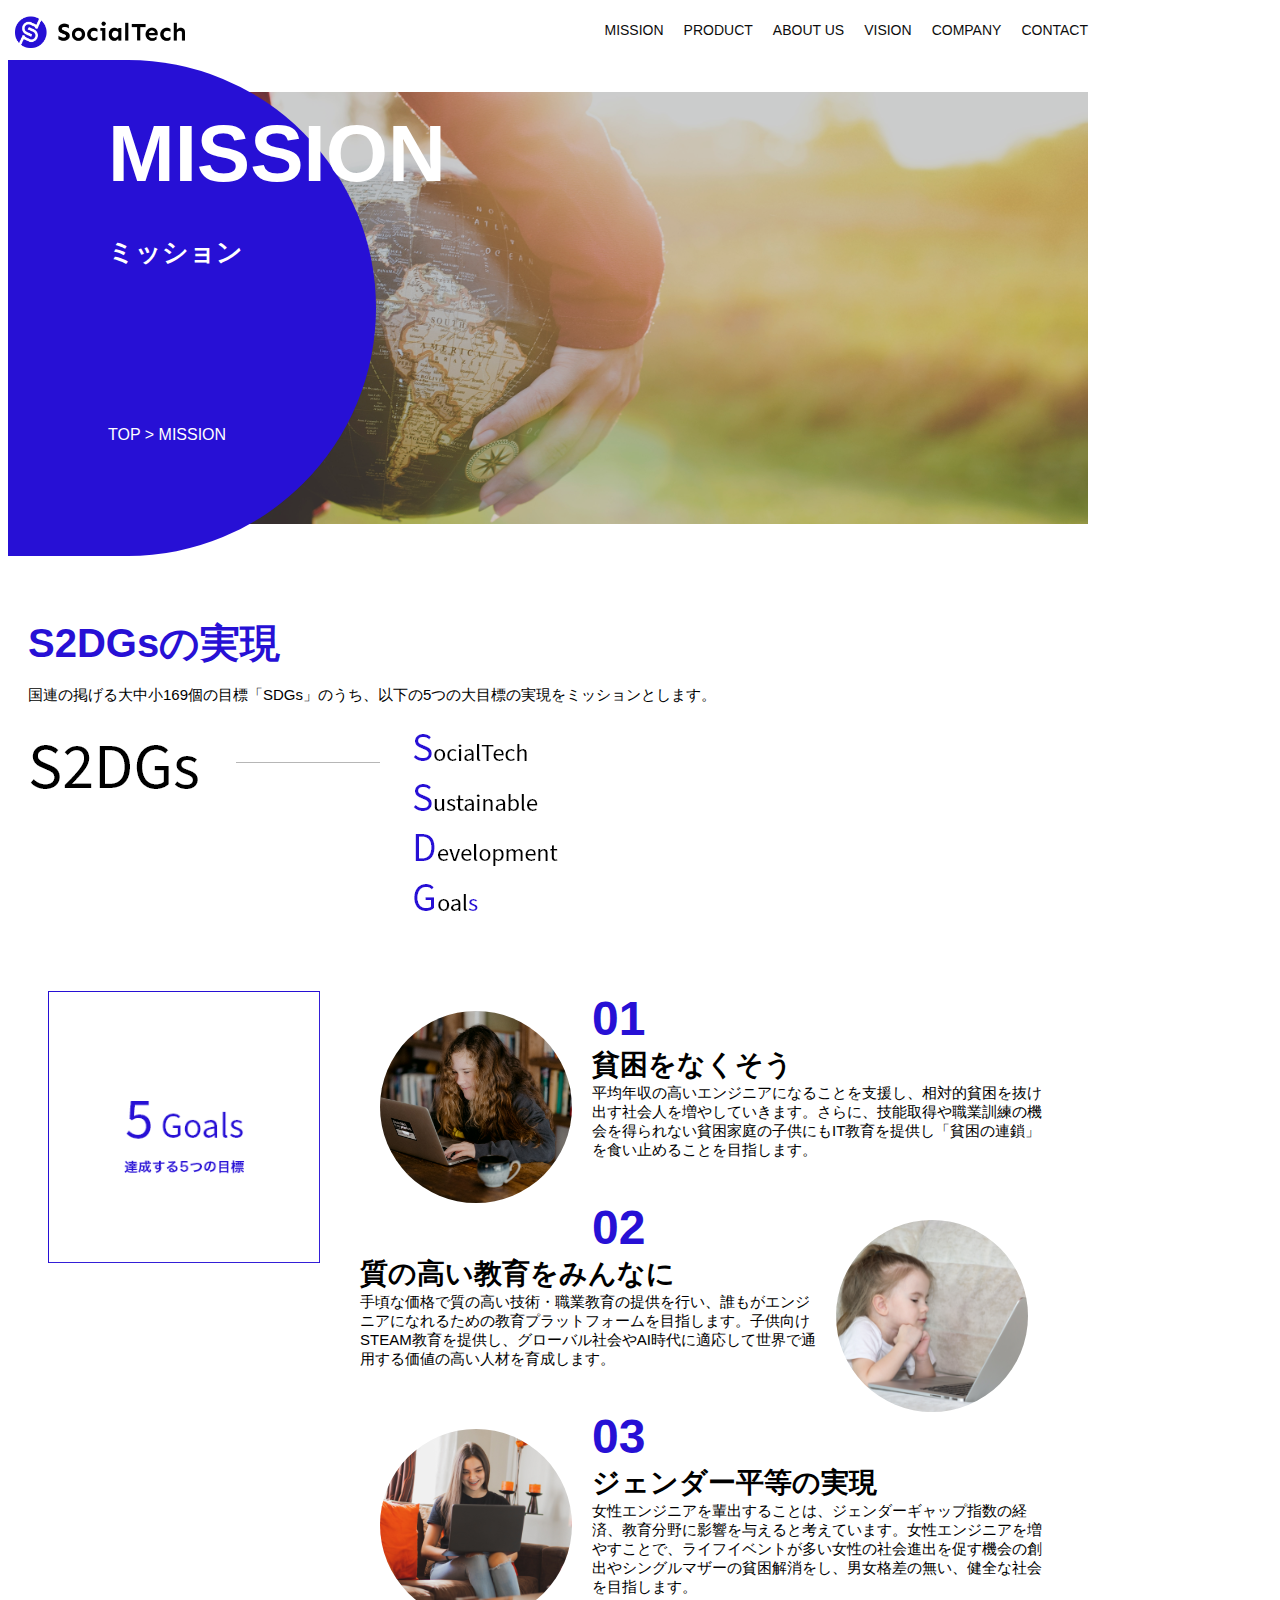
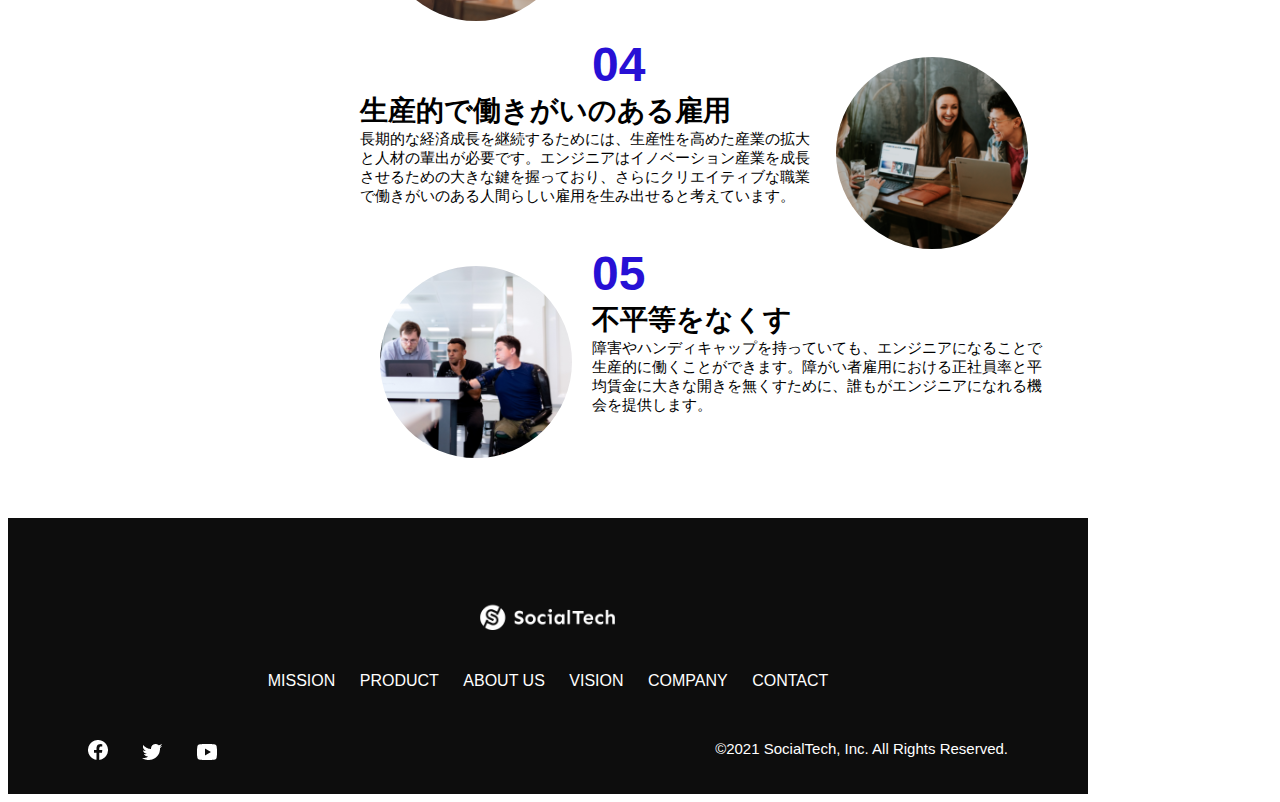
<file: kadai_tutorial_output/mission.html>
<!DOCTYPE html>
<html>
  <head>
    <title>SocialTech - MISSION ミッション -</title>
    <meta charset="utf-8">
    <meta name="description" content="SocialTechが目指す5つの目標（S2DGs）を紹介します">
    <meta name="viewport" content="width=device-width, initial-scale=1.0">
    <link rel="stylesheet" href="style.css">
  </head>

  <body>
    <!-- ヘッダー -->
    <header>
      <!-- ロゴ -->
      <a href="index.html" id="logo">
        <img src="images/logo.png" alt="トップページに戻る">
      </a>

      <!-- PC用ナビゲーション -->
      <nav id="nav-pc">
        <ul>
          <li><a href="mission.html">MISSION</a></li>
          <li><a href="product.html">PRODUCT</a></li>
          <li><a href="index.html#aboutus">ABOUT US</a></li>
          <li><a href="index.html#vision">VISION</a></li>
          <li><a href="index.html#company">COMPANY</a></li>
          <li><a href="index.html#contact">CONTACT</a></li>
        </ul>
      </nav>

      <!-- スマホ用メニューボタン -->
      <button id="menu-sp" onclick="document.getElementById('nav-sp').style.display = 'block'">
        <img src="images/button-menu.png" alt="ナビゲーションを開く">
      </button>

      <!-- スマホ用ナビゲーション -->
      <div id="nav-sp">
        <button id="close" onclick="document.getElementById('nav-sp').style.display = 'none'">
          <img src="images/button-close.png" alt="ナビゲーションを閉じる">
        </button>

        <nav>
          <ul>
            <li>
              <a id="logo-sp" href="index.html" onclick="document.getElementById('nav-sp').style.display = 'none'"><img src="images/logo-sp.png" alt="トップページに戻る"></a>
            </li>
            <li><a class="menu" href="mission.html" onclick="document.getElementById('nav-sp').style.display = 'none'">MISSION</a></li>
            <li><a class="menu" href="product.html" onclick="document.getElementById('nav-sp').style.display = 'none'">PRODUCT</a></li>
            <li><a class="menu" href="index.html#aboutus" onclick="document.getElementById('nav-sp').style.display = 'none'">ABOUT US</a></li>
            <li><a class="menu" href="index.html#vision" onclick="document.getElementById('nav-sp').style.display = 'none'">VISION</a></li>
            <li><a class="menu" href="index.html#company" onclick="document.getElementById('nav-sp').style.display = 'none'">COMPANY</a></li>
            <li><a class="menu" href="index.html#contact" onclick="document.getElementById('nav-sp').style.display = 'none'">CONTACT</a></li>
          </ul>
        </nav>
        <div id="sns">
          <a href="https://www.facebook.com/sejuku2013">
            <img src="images/button-facebook.png" alt="Facebookのリンク">
          </a>
          <a href="https://twitter.com/samuraijuku">
            <img src="images/button-twitter.png" alt="Twitterのリンク">
          </a>
          <a href="https://www.youtube.com/channel/UCCFOQO5aDK0xXam4cUQXT8g">
            <img src="images/button-youtube.png" alt="YouTubeのリンク">
          </a>
        </div>
      </div>
    </header>

    <main>
      <article>
         <!-- メインビジュアルの中には英語の見出し、カタカナの見出し、パンくずリスト（現在開いているページ名）を表示 -->
         <!-- パンくずリストとは、「TOP > MISSION」のように、ユーザーの現在地を階層順に並べたリンクつきの一覧のこと -->
         <section id="mission-main">
          <div class="mission-main-inner">
            <div id="mission-title">
              <h1>MISSION<br><span>ミッション</span></h1>
              <p>TOP > MISSION</p>
            </div>
          </div>
        </section>

        <section id="mission-s2dgs">
          <h2 class="mission-h2">S2DGsの実現</h2>
          <p>国連の掲げる大中小169個の目標「SDGs」のうち、以下の5つの大目標の実現をミッションとします。</p>
          <img src="images/mission/mission-s2dgs.png" alt="S2DGs">
        </section>

        <section id="mission-five-goals">
          <div class="five-goals-image">
            <img src="images/mission/mission-5goals.png" alt="5Goals">
          </div>
          <div class="five-goals-read">
            <div>
              <img class="fivegoals-image-left" src="images/mission/mission-5goals01.png" alt="PCを操作する女の子">
              <span class="fivegoals-number">01</span>
              <h3 class="fivegoals-h3">貧困をなくそう</h3>
              <p class="fivegoals-p">平均年収の高いエンジニアになることを支援し、相対的貧困を抜け出す社会人を増やしていきます。さらに、技能取得や職業訓練の機会を得られない貧困家庭の子供にもIT教育を提供し「貧困の連鎖」を食い止めることを目指します。</p>
            </div>
            <div>
              <img class="fivegoals-image-right" src="images/mission/mission-5goals02.png" alt="PCを見つめる小さい女の子">
              <span class="fivegoals-number">02</span>
              <h3 class="fivegoals-h3">質の高い教育をみんなに</h3>
              <p class="fivegoals-p">手頃な価格で質の高い技術・職業教育の提供を行い、誰もがエンジニアになれるための教育プラットフォームを目指します。子供向けSTEAM教育を提供し、グローバル社会やAI時代に適応して世界で通用する価値の高い人材を育成します。</p>
            </div>
            <div>
              <img class="fivegoals-image-left" src="images/mission/mission-5goals03.png" alt="PCを操作する女性">

              <span class="fivegoals-number">03</span>
              <h3 class="fivegoals-h3">ジェンダー平等の実現</h3>
              <p class="fivegoals-p">女性エンジニアを輩出することは、ジェンダーギャップ指数の経済、教育分野に影響を与えると考えています。女性エンジニアを増やすことで、ライフイベントが多い女性の社会進出を促す機会の創出やシングルマザーの貧困解消をし、男女格差の無い、健全な社会を目指します。</p>
            </div>
            <div>
              <img class="fivegoals-image-right" src="images/mission/mission-5goals04.png" alt="笑顔で話し合う3人の男女">
              <span class="fivegoals-number">04</span>
              <h3 class="fivegoals-h3">生産的で働きがいのある雇用</h3>
              <p class="fivegoals-p">長期的な経済成長を継続するためには、生産性を高めた産業の拡大と人材の輩出が必要です。エンジニアはイノベーション産業を成長させるための大きな鍵を握っており、さらにクリエイティブな職業で働きがいのある人間らしい雇用を生み出せると考えています。</p>
            </div>
            <div>
              <img class="fivegoals-image-left" src="images/mission/mission-5goals05.png" alt="障害を持つ男性が生き生きと働く様子">
              <span class="fivegoals-number">05</span>
              <h3 class="fivegoals-h3">不平等をなくす</h3>
              <p class="fivegoals-p">障害やハンディキャップを持っていても、エンジニアになることで生産的に働くことができます。障がい者雇用における正社員率と平均賃金に大きな開きを無くすために、誰もがエンジニアになれる機会を提供します。</p>
            </div>
          </div>
        </section>
      </article>
    </main>

    <footer>
      <div id="footer-logo">
        <img src="images/logo-sp.png" alt="SocialTech">
      </div>
      <div id="footer-link">
        <a href="mission.html">MISSION</a>
        <a href="product.html">PRODUCT</a>
        <a href="index.html#aboutus">ABOUT US</a>
        <a href="index.html#vision">VISION</a>
        <a href="index.html#company">COMPANY</a>
        <a href="index.html#contact">CONTACT</a>
      </div>
      <div id="sns-footer">
        <div class="sns-btns">
          <a href="https://www.facebook.com/sejuku2013"><img src="images/button-facebook.png" alt="Facebookのリンク"></a>
          <a href="https://twitter.com/samuraijuku"><img src="images/button-twitter.png" alt="Twitterのリンク"></a>
          <a href="https://www.youtube.com/channel/UCCFOQO5aDK0xXam4cUQXT8g"><img src="images/button-youtube.png" alt="YouTubeのリンク"></a>
        </div>
        <p id="copyright">&copy;2021 SocialTech, Inc. All Rights Reserved.</p>
      </div>
    </footer>

  </body>
</html>
</file>
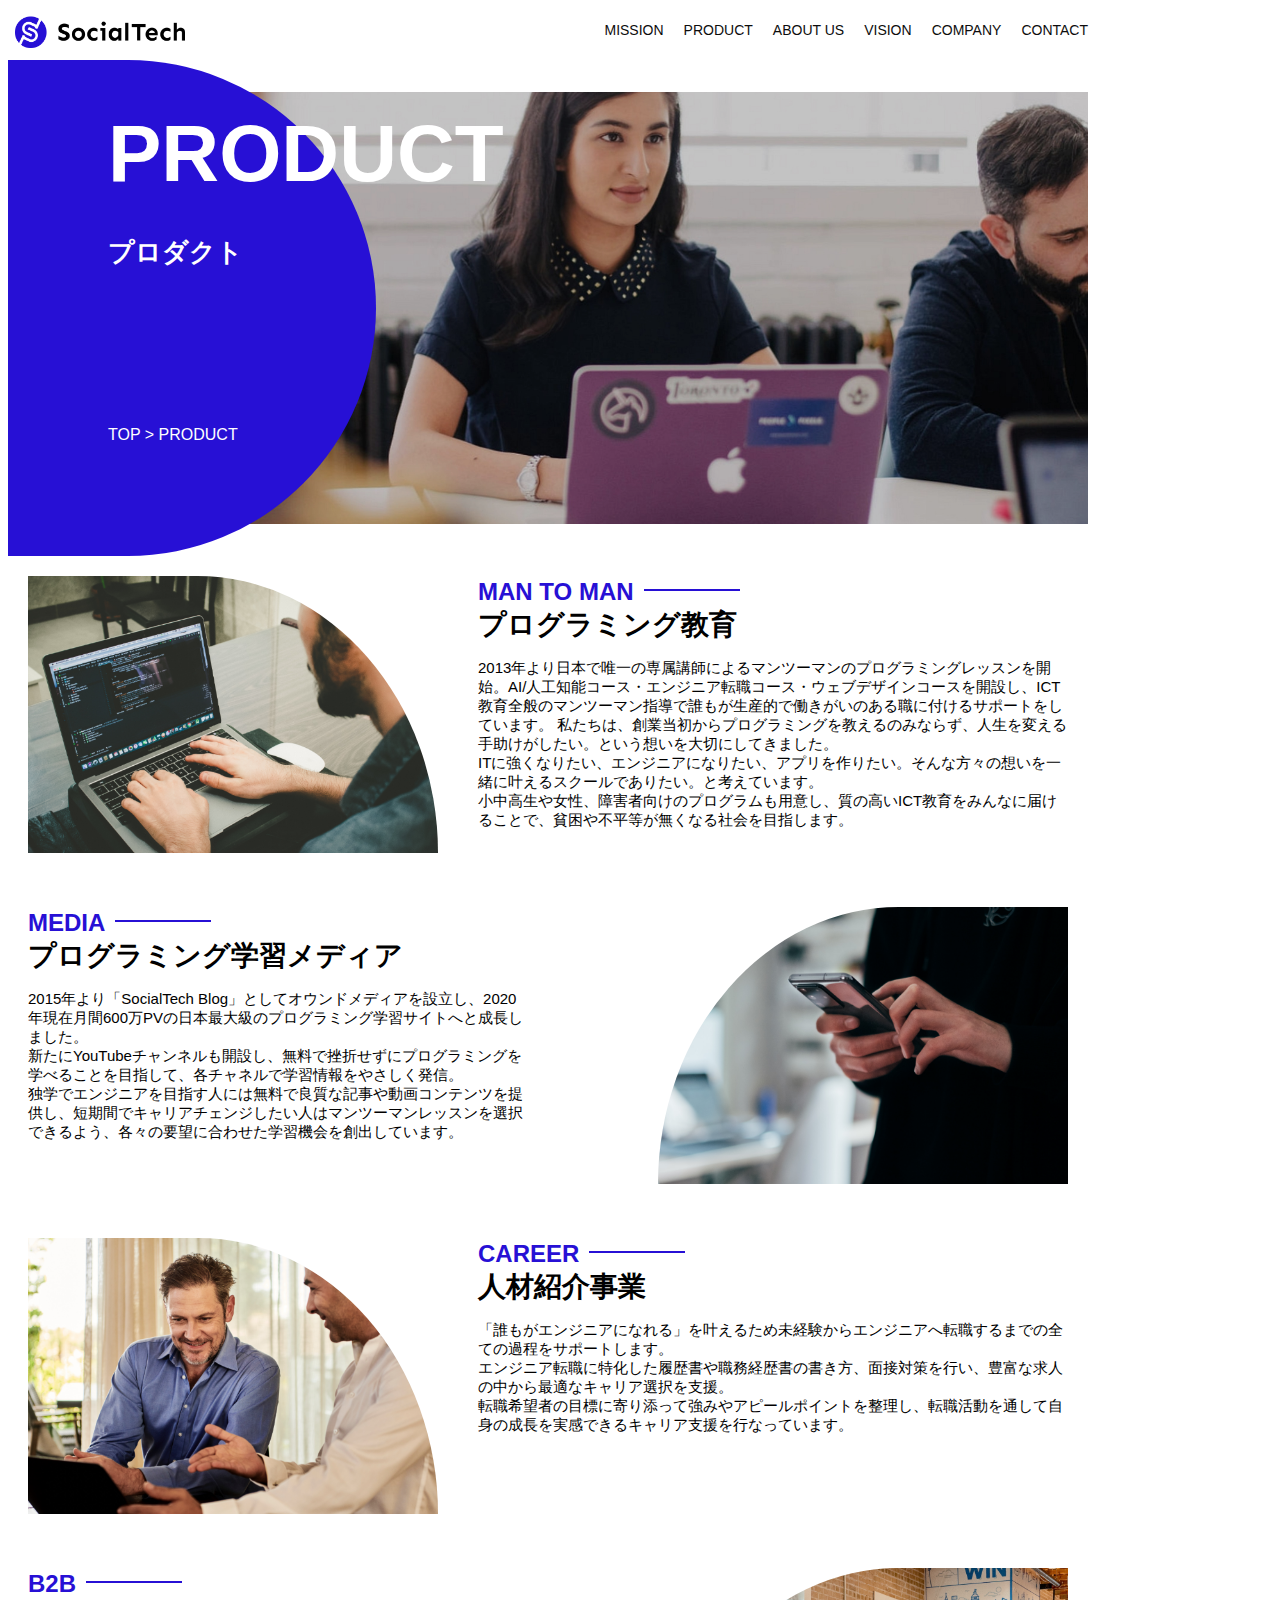
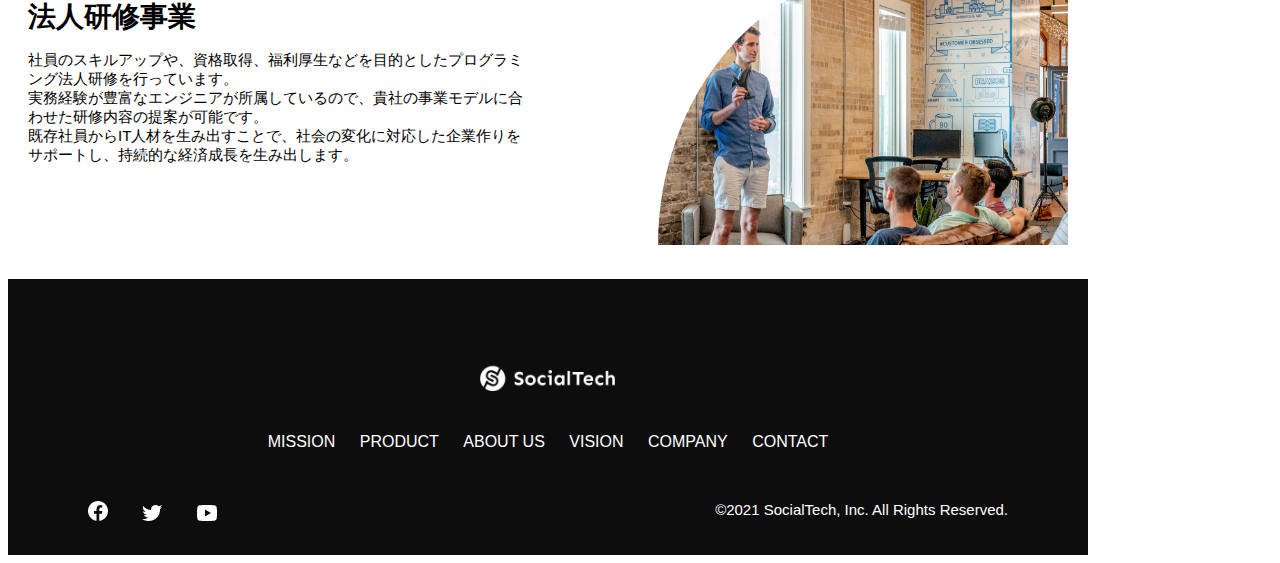
<file: kadai_tutorial_output/product.html>
<!DOCTYPE html>
<html>
  <head>
    <title>SocialTech -PRODUCT プロダクト-</title>
    <meta charset="utf-8">
    <meta name="description" content="SocialTechの4つのプロダクトを紹介します">
    <meta name="viewport" content="width=device-width, initial-scale=1.0">
    <link rel="stylesheet" href="style.css">
  </head>

  <body>
    <!-- ヘッダー -->
    <header>
      <!-- ロゴ -->
      <a href="index.html" id="logo">
        <img src="images/logo.png" alt="トップページに戻る">
      </a>

      <!-- PC用ナビゲーション -->
      <nav id="nav-pc">
        <ul>
          <li><a href="mission.html">MISSION</a></li>
          <li><a href="product.html">PRODUCT</a></li>
          <li><a href="index.html#aboutus">ABOUT US</a></li>
          <li><a href="index.html#vision">VISION</a></li>
          <li><a href="index.html#company">COMPANY</a></li>
          <li><a href="index.html#contact">CONTACT</a></li>
        </ul>
      </nav>

      <!-- スマホ用メニューボタン -->
      <button id="menu-sp" onclick="document.getElementById('nav-sp').style.display = 'block'">
        <img src="images/button-menu.png" alt="ナビゲーションを開く">
      </button>

      <!-- スマホ用ナビゲーション -->
      <div id="nav-sp">
        <button id="close" onclick="document.getElementById('nav-sp').style.display = 'none'">
          <img src="images/button-close.png" alt="ナビゲーションを閉じる">
        </button>

        <nav>
          <ul>
            <li>
              <a id="logo-sp" href="index.html" onclick="document.getElementById('nav-sp').style.display = 'none'"><img src="images/logo-sp.png" alt="トップページに戻る"></a>
            </li>
            <li><a class="menu" href="mission.html" onclick="document.getElementById('nav-sp').style.display = 'none'">MISSION</a></li>
            <li><a class="menu" href="product.html" onclick="document.getElementById('nav-sp').style.display = 'none'">PRODUCT</a></li>
            <li><a class="menu" href="index.html#aboutus" onclick="document.getElementById('nav-sp').style.display = 'none'">ABOUT US</a></li>
            <li><a class="menu" href="index.html#vision" onclick="document.getElementById('nav-sp').style.display = 'none'">VISION</a></li>
            <li><a class="menu" href="index.html#company" onclick="document.getElementById('nav-sp').style.display = 'none'">COMPANY</a></li>
            <li><a class="menu" href="index.html#contact" onclick="document.getElementById('nav-sp').style.display = 'none'">CONTACT</a></li>
          </ul>
        </nav>
        <div id="sns">
          <a href="https://www.facebook.com/sejuku2013">
            <img src="images/button-facebook.png" alt="Facebookのリンク">
          </a>
          <a href="https://twitter.com/samuraijuku">
            <img src="images/button-twitter.png" alt="Twitterのリンク">
          </a>
          <a href="https://www.youtube.com/channel/UCCFOQO5aDK0xXam4cUQXT8g">
            <img src="images/button-youtube.png" alt="YouTubeのリンク">
          </a>
        </div>
      </div>
    </header>

    <main>
      <article>
        <section id="product-main">
          <div class="product-main-inner">
            <div id="product-title">
              <h1>PRODUCT<br><span>プロダクト</span></h1>
              <p>TOP > PRODUCT</p>
            </div>
          </div>
        </section>

        <section class="product-section product-section-left">
          <div class="product-section-img">
            <img src="images/product/product-mantoman.png" alt="PCでコードを書く男性">
          </div>
          <div class="product-read">
            <h2 class="product-h2">MAN TO MAN</h2>
            <h3 class="product-h3">プログラミング教育</h3>
            <p>
              2013年より日本で唯一の専属講師によるマンツーマンのプログラミングレッスンを開始。AI/人工知能コース・エンジニア転職コース・ウェブデザインコースを開設し、ICT教育全般のマンツーマン指導で誰もが生産的で働きがいのある職に付けるサポートをしています。 私たちは、創業当初からプログラミングを教えるのみならず、人生を変える手助けがしたい。という想いを大切にしてきました。<br>ITに強くなりたい、エンジニアになりたい、アプリを作りたい。そんな方々の想いを一緒に叶えるスクールでありたい。と考えています。<br>小中高生や女性、障害者向けのプログラムも用意し、質の高いICT教育をみんなに届けることで、貧困や不平等が無くなる社会を目指します。
            </p>
          </div>
        </section>

        <section class="product-section product-section-right">
          <div class="product-read">
            <h2 class="product-h2">MEDIA</h2>
            <h3 class="product-h3">プログラミング学習メディア</h3>
            <p>2015年より「SocialTech Blog」としてオウンドメディアを設立し、2020年現在月間600万PVの日本最大級のプログラミング学習サイトへと成長しました。<br>新たにYouTubeチャンネルも開設し、無料で挫折せずにプログラミングを学べることを目指して、各チャネルで学習情報をやさしく発信。<br>独学でエンジニアを目指す人には無料で良質な記事や動画コンテンツを提供し、短期間でキャリアチェンジしたい人はマンツーマンレッスンを選択できるよう、各々の要望に合わせた学習機会を創出しています。</p>
          </div>
          <div class="product-section-img">
            <img src="images/product/product-media.png" alt="スマートフォンを操作する人">
          </div>
        </section>

        <section class="product-section product-section-left">
          <div class="product-section-img">
            <img src="images/product/product-career.png" alt="笑顔で話し合う2人の男性">
          </div>
          <div class="product-read">
            <h2 class="product-h2">CAREER</h2>
            <h3 class="product-h3">人材紹介事業</h3>
            <p>「誰もがエンジニアになれる」を叶えるため未経験からエンジニアへ転職するまでの全ての過程をサポートします。<br>エンジニア転職に特化した履歴書や職務経歴書の書き方、面接対策を行い、豊富な求人の中から最適なキャリア選択を支援。<br>転職希望者の目標に寄り添って強みやアピールポイントを整理し、転職活動を通して自身の成長を実感できるキャリア支援を行なっています。<br></p>
          </div>
        </section>

        <section class="product-section product-section-right">
          <div class="product-read">
            <h2 class="product-h2">B2B</h2>
            <h3 class="product-h3">法人研修事業</h3>
            <p>社員のスキルアップや、資格取得、福利厚生などを目的としたプログラミング法人研修を行っています。<br>実務経験が豊富なエンジニアが所属しているので、貴社の事業モデルに合わせた研修内容の提案が可能です。<br>既存社員からIT人材を生み出すことで、社会の変化に対応した企業作りをサポートし、持続的な経済成長を生み出します。</p>
          </div>
          <div class="product-section-img">
            <img src="images/product/product-b2b.png" alt="講演中の男性とそれを聴く人々">
          </div>
        </section>
      </article>
    </main>

    <footer>
      <div id="footer-logo">
        <img src="images/logo-sp.png" alt="SocialTech">
      </div>
      <div id="footer-link">
        <a href="mission.html">MISSION</a>
        <a href="product.html">PRODUCT</a>
        <a href="index.html#aboutus">ABOUT US</a>
        <a href="index.html#vision">VISION</a>
        <a href="index.html#company">COMPANY</a>
        <a href="index.html#contact">CONTACT</a>
      </div>
      <div id="sns-footer">
        <div class="sns-btns">
          <a href="https://www.facebook.com/sejuku2013"><img src="images/button-facebook.png" alt="Facebookのリンク"></a>
          <a href="https://twitter.com/samuraijuku"><img src="images/button-twitter.png" alt="Twitterのリンク"></a>
          <a href="https://www.youtube.com/channel/UCCFOQO5aDK0xXam4cUQXT8g"><img src="images/button-youtube.png" alt="YouTubeのリンク"></a>
        </div>
        <p id="copyright">&copy;2021 SocialTech, Inc. All Rights Reserved.</p>
      </div>
    </footer>
    
  </body>
</html>
</file>
<file: kadai_013/style.css>
/* PC、スマホ共通スタイル */
body {
  font-family: "Source Sans Pro", "Hiragino Kaku Gothic ProN", Meiryo, Arial,
    sans-serif;
}

p {
  font-size: 15px;
}

#main-visual>img {
  width: 100%;
}

/*================
PC用のスタイル 
=================*/
@media screen and (min-width: 768px) {
  /* スマホ用メニュー、ナビゲーション非表示 */
  #menu-sp {
    display: none;
  }
  #nav-sp {
    display: none;
  }
  /* 横幅設定 */
  body {
    max-width: 1080px;
    min-width: 960px;
    margin: 0 auto 0 auto;
  }

  /* ヘッダー */
  header {
    display: flex;
    justify-content: space-between;
  }

  /* ナビゲーションのレイアウト */
  #nav-pc {
    text-align: right;
    font-size: 14px;
    padding-top: 15px;
  }

  /* ナビゲーションのリンクの装飾設定 */
  #nav-pc>a {
    text-decoration: none;
    margin-left: 20px;
  }

  #nav-pc>a:link {
    color: #0d0d0d;
  }

  #nav-pc>a:visited {
    color: #0d0d0d;
  }

  #nav-pc>a:hover {
    color: #0d0d0d;
    text-decoration: underline;
  }

  #nav-pc>a:active {
    color: #0d0d0d;
  }
}


/* 画面幅が767px以下のとき */
@media screen and (max-width: 767px) {
  /* スマートフォン用のスタイルを指定する */
  /* 横幅設定 */
  body {
    min-width: 375px;
    margin: 0;
  }
  /* PC用ナビゲーション非表示 */
  #nav-pc {
    display: none;
  }
  /* ハンバーガーメニュー */
  #menu-sp {
    /*display: block;*/
    /*background-color: transparent;*/
    float: right;
    padding: 0;
    /*border: none;*/
  }
  /* スマホ用ナビゲーション */
  #nav-sp {
    background-color: #ce933e;
    position: absolute;
    left: 0;
    top: 0;
    height: 100%;
    width: 100%;
    display: none;
    z-index: 100;
  }
  #nav-sp ul{
    padding-left: 0;
  }
  #nav-sp li{
    list-style: none;
  }
  /* xボタン */
  #close {
    position: absolute;
    top: 20px;
    right: 20px;
  }
  /* ナビゲーションメニュー用ロゴ */
  #logo-sp {
    margin: 80px 0px 30px 20px;
  }
  #nav-sp a {
    display: block;
  }
  #nav-sp a:link {
    color: #ffffff;
  }
  #nav-sp a:visited {
    color: #ffffff;
  }
  #nav-sp a:hover {
    color: #ffffff;
    text-decoration: underline;
  }
  #nav-sp a:active {
    color: #ffffff;
  }
  #nav-sp .menu {
    text-decoration: none;
    margin: auto 20px auto 20px;
    height: 44px;
    font-size: 16px;
    background-image: url("images/arrow.png");
    background-repeat: no-repeat;
    background-position: right top;
  }
</file>
<file: kadai_tutorial_output/style.css>
/*****/
/***** index.html、mission.html、product.htmlの3ページ共通で使う以下の2つの設定をstyle.cssで指定 */
/*****/ 

/* PC、スマホ共通スタイル */
* {
  /* [要素の幅や高さ] [box-sizing] 要素のサイズ指定の際にpaddingとborderが自動で考慮される。 */
  /* コンテナ内で要素を正確に配置するのに役立つ。 */
  /* 全ての要素に指定するのがおすすめ */
  box-sizing: border-box;
}

/* pタグ（段落）の文字サイズを15pxに指定。 */
p {
  font-size: 15px;
}

body {
  /* これらのpx幅は一般的なWebサイトにおける標準的な設定値 */
  max-width: 1080px;　/* body要素の幅を最大1080pxに指定する */
  margin: 0 auto 0 auto; /* marginの左右をautoにして中央寄せにする */
  /* font-familyプロパティでフォントを指定。 */
  /* HTMLのbodyタグ内に記述した文字がそのフォントで表示される。 */
  font-family: "Source Sans Pro", "Hiragino Kaku Gothic ProN", Meiryo, Arial, sans-serif;
}
 
/* ヘッダーのロゴとナビゲーションが横並びになるように調整 */
/* ヘッダー */
header {
  display: flex; /* 一列に並べる */
  justify-content: space-between; /* ロゴを左寄せ、ナビゲーションを右寄せ */
}

/* ナビゲーションのレイアウト */
#nav-pc {
  font-size: 14px;
}

#nav-pc ul {
  display: flex; /* ナビゲーションリンクを一直線に並べるために、display: flex;を使う */
  padding-left: 0; /* <ul> 要素の左側のパディングを0に設定する */
}

#nav-pc li {
  list-style: none; /* list-style: none;を使い、<li>要素のスタイルを除去する */
}

/* ナビゲーションのリンクの装飾設定 */
#nav-pc a {
  text-decoration: none; /* リンクの下線を非表示にするために、a要素にtext-decoration: none;を指定 */
  margin-left: 20px;
  color: #0d0d0d; /* リンクの文字色を黒色(#0d0d0d)に指定 */
}

#nav-pc a:hover { /*a要素の疑似クラス（a:hover）を使い、リンクがホバー状態（マウスのカーソルが重なった状態）のときのみ下線を表示する（text-decoration: underline;） */
  text-decoration: underline;
}

/* スマホ用ナビを非表示 */
#nav-sp,
#menu-sp {
  display: none; /* ブラウザのPC画面で表示したときに、スマートフォン用ナビゲーションやハンバーガーメニューが非表示になっていればOK */
}

/* メインビジュアル*/
#main-visual {
  /* メッセージと画像を相対位置（relative;）で配置するために、親要素であるsection要素（#main-visual）にposition: relative;を指定する */
  position: relative; /* 配置（position）：relativeを指定し、子要素を絶対位置で配置できるようにする */
  height: 400px; /* section要素（#main-visual）の高さを400pxにする */
}

#main-message { /* メッセージの背景を装飾 */
  position: absolute; /* 親要素を基準にした絶対位置で配置するために、position: absolute;を指定する */
  top: 0; /* position: absolute;にあわせて、top、leftプロパティにそれぞれ0を指定して、親要素の左上に配置するようにする */
  left: 0;
  background-color: #2710d5; /* 背景色を紺色（#2710d5）にする */
  color: #ffffff; /* 文字色を白色（#ffffff）にする */
  /* 「border-radius：左上 右上 右下 左下;」の順（左上から時計回り）で角丸の半径を指定 */
  border-radius: 0 0 476px 0; /* border-radiusプロパティで右下の角を丸める（476px）。「radius」は「半径」という意味。 */
  max-width: 620px; /* 最大幅は620pxにする */
  height: 100%; /* 幅と高さを100%にして、要素のサイズに合わせて広げる */
  width: 100%;
  /* z-indexは要素の重なり順を指定するプロパティ。大きい数字を指定した要素が上に重なる。 */
  z-index: 11; /* z-indexで重なり順を指定し、画像の上に重なるようにする（メインビジュアルの重なり順は10番台を指定） */
}

#main-message h1 { /* 見出し（h1）：フォントサイズを60pxにする */
  font-size: 60px;
  /* 文字の上と左にちょうどよい余白が入るように */
  margin: 100px 0 0 50px; /* 余白（margin）：背景の中央あたりに配置されるように調整する */
}

#main-message > p { /* 段落（p）：フォントサイズを28pxにする */
  font-size: 28px;
  /* 文字の上と左にちょうどよい余白が入るように */
  margin: 0 0 0 50px; /* 余白（margin）：背景の中央あたりに配置されるように調整する */
}

#main-visual > img {
  max-width: 620px; /* 最大幅を620pxにする */
  border-radius: 476px 0 0 0; /* border-radiusプロパティで左上の角を丸める（476px） */
  position: absolute; /* 親要素を基準にした絶対位置で配置するために、position: absolute;を指定する */
  top: 0; /* top、rightプロパティにそれぞれ0を指定して、親要素の右上に配置する */
  right: 0;
  z-index: 10; /* メッセージの背景が上に重なる（画像が下になる）ように、z-index: 10;を指定する */
}

/*見出し*/
h2 {
  margin: 40px 0 0 0; /* 余白（margin）：上に40px */
}

h2::after { /* 右側の青い線：h2要素の直後に疑似要素（::after）で画像を追加する */
  /* 画像なども、なるべく相対パスで記載する。 */
  content: url("images/line.png"); /* h2::afterのようなセレクタは疑似要素といい、この場合はh2要素の直後にHTMLには記述していない要素を追加できる。今回はcontent: url("画像の相対パス");を指定して、h2要素の直後に画像を追加している。 */
  margin-left: 10px;
}

h3 {
  font-size: 27px;
}

/* ミッション */
#mission {
  /* 余白（margin）：上下に80px、左右にautoを指定する（左右にautoを指定することで要素が中央寄せになる */
  margin: 80px auto 80px auto;
}

#mission-flex {
  /* 表示方法（display）：flexを指定して、子要素を横並びにする */
  display: flex;
}

/* div要素（#mission-flex > div）にwidth: 50%;を指定したため、コンテンツが同じ幅で左右に表示される。 */
#mission-flex > div {
  width: 50%; /* 幅（width）：50%を指定して、2つのdiv要素をちょうど半分に分ける */
  margin: 20px; /* 余白（margin）：20px */
}

#mission-photo { /* 左側の画像 */
  width: 100%; /* 幅（width）：100%を指定して、親要素の幅いっぱいに広げる */
}

#s2dgs { /* 右側の画像 */
  margin-top: 50px; /* 余白（margin）：上に50px */
  width: 100%; /* 幅（width）：100%を指定して、親要素の幅いっぱいに広げる */
}

/* プロダクト */
#product { /*section要素（#product） */
  background-color: #fafafa; /* 背景色（background-color）：薄いグレー（#fafafa）*/
  margin: 80px 0 80px 0; /* 余白（margin）：80px 0 80px 0 */
  padding: 10px 40px 0px 40px; /* 余白（padding）：10px 40px 0px 40px */
}

/* 外枠 */
#product .product-flex { /* 4つのコンテンツをグループ化するdiv要素（#product .product-flex） */
  margin-top: 40px; /* 余白（margin）：上に40px */
  display: flex; /* 表示方法（display）：子要素を横並びにするため、flexを指定する */
}

/* 左のカラム */
#product-left {
  width: 50%; /* 幅（width）：50%を指定して、2つのdiv要素をちょうど半分に分ける */
  margin-right: 20px; /* 余白（margin-right）：20px */
}

/* 右のカラム */
#product-right {
  width: 50%; /* 幅（width）：50%を指定して、2つのdiv要素をちょうど半分に分ける */
  margin-left: 20px; /* 余白（margin-right）：20px */
  margin-top: 80px; /* 余白（margin-top）：80px */
}

/* 写真＋説明の枠 */
#product-left > div {
  position: relative; /* 配置（position）：子要素である画像やテキストに相対位置で配置するために、relativeを指定する */
  height: 480px; /* 高さ（height）：480px */
  margin-right: 20px; /* 余白（margin-right）：20px */
}

#product-right > div {
  position: relative; /* 配置（position）：子要素である画像やテキストに相対位置で配置するために、relativeを指定する */
  height: 480px; /* 高さ（height）：480px */
  margin-left: 20px; /* 余白（margin-left）：20px */ 
}

/* 写真*/
.product-photo { /* 画像は親のdiv要素からはみ出さないように幅を調整 */
  width: 100%; /* 幅(width)：100%を指定して、親要素の幅に合わせる */
}

/* 説明文の枠 */
.product-explain { /* 見出しと説明文をグループ化するdiv要素（.product-explain） */
  background-color: #ffffff; /* 背景（background-color）：白色（#ffffff） */
  position: absolute; /* 配置（position）：position：absolute;を指定して絶対位置で配置する。基準の位置は左上で、leftに0、bottomに50pxを指定する */
  left: 0;
  bottom: 50px;
  margin: 0 40px 0 40px; /* 余白（margin）：0 40px 0 40px */
  padding: 20px; /* 余白（padding）：20px */
  box-shadow: 5px 5px 10px rgba(0, 0, 0, 0.05); /* 影（box-shadow）：5px 5px 10px rgba(0, 0, 0, 0.05);を指定し、薄い透明色で右下方向に柔らかい影を表示する（基礎編の14章で学習したtext-shadowと同様の使い方） */
}

/* 説明文の英語 */
.product-explain > span {
  color: #2710d5; /* 文字色（color）：青色（#2710d5） */
  font-weight: bold; /* 文字の太さ（font-weight）：bold（太字） */
  font-size: 16px; /* 文字のサイズ（font-size）：16px */
  margin: 0px; /* 余白（margin）：なし（0） */
}

/* 説明文の見出し */
.product-explain > h3 {
  margin: 5px 0 5px 0; /* 余白（margin）：5px 0 5px 0 */
}

/* 説明文 */
.product-explain > p {
  font-size: 14px;
  margin: 0;
}

/* もっと見るボタン */
#product-more {
  text-align: center; /* 中央寄せにする（text-align: center） */
}

#product-more a { /* 「もっとみる」ボタン（#product-more）のリンク（<a>タグ） */
  position: relative;
  bottom: -42px; /* リンク（<a>タグ）に対して、相対位置指定で下に-42pxを指定する */
}

/* ABOUT US */
#aboutus {
  margin: 80px auto 80px auto; /* 余白（margin）：上下に80px、左右にautoを指定する */
}

/* ３つの組織文化と写真を入れる枠 */
#aboutus > div { /* 表と1枚目の画像をグループ化するdiv要素（#aboutus > div） */
  display: flex; /* 表示方法（display）：子要素を横並びにするため、flexを指定する */
}

/* 写真 */ /* 変化は少ないが、2枚目の画像の上に余白ができ、親要素の幅いっぱいに広がる。 */
.culture-img { /* 1枚目の画像（.culture-img） */
  width: 50%; /* 幅（width）：50%を指定する */
  align-self: flex-start; /* 縦方向の揃え方（align-self）：flex-start（上寄せ） */
}

.culture-img2 { /* 2枚目の画像（.culture-img2） */
  margin-top: 50px; /* 余白（margin-top)：50px */
  width: 100%; /* 幅（width）：100%を指定して、親要素の幅いっぱいに広げる */
}

/* 3つの組織文化の表 */
.culture-table {
  margin-right: 50px; /* 余白（margin）：右に50pxを指定して、画像との間に余白を作る */
}

/* 番号 */
.culture-num {
  font-size: 80px; /* 文字サイズ（font-size）：80px */
  color: #2710d5; /* 文字色（color）：青色（#2710d5） */
  padding: 0 20px 0 0; /* 余白（padding）：0 20px 0 0 */
}

/* 見出し */
.culture-table th {
  text-align: left; /* 左寄せ（text-align）：left */
  font-size: 28px; /* 文字サイズ（font-size）：28px */
  font-weight: bold; /* 文字の太さ（font-weight）：太字（bold） */
}

/* 組織文化英語 */
.culture-en {
  color: #2710d5; /* 文字色（color）：青色（#2710d5） */
  font-size: 24px; /* 文字サイズ（font-size）：24px */
}

/* 説明文 */
.culture-description {
  margin: 0; /* 余白（margin）：なし（0） */
}

/* ビジョン */
#vision {
  margin: 80px auto 80px auto; /* 余白（margin）：上下に80px、左右にautoを指定する余白（margin）：上下に80px、左右にautoを指定する */
}

/* セクション内の外枠*/
#vision > div { /* 7つすべての「行動指針」をグループ化するdiv要素（#vision > div） */
  display: flex; /* 表示方法（display）：子要素を横並びにするため、flexを指定する */
  justify-content: space-between; /* 横方向の揃え方（justify-content）：space-betweenを指定する（一番左と一番右の子要素を両端に配置し、残りの子要素を均等な間隔で配置する） */
  flex-wrap: wrap; /* 折り返し（flex-wrap）：wrapを指定する（幅が足りなくなったら上から下に折り返しする） */
}

/*7つの行動指針の枠*/
.vision-box { /* 一つ一つの「行動指針」をグループ化するdiv要素（.vision-box） */
  width: 300px; /* 幅と高さ（width、height）：幅300px、高さ300pxの正方形にする */
  height: 300px;
  margin-bottom: 30px; /* 余白（margin）：下に30px */
  position: relative; /* 配置（position）：relativeを指定し、現在の位置を基準に相対的な位置に配置する */
}

.vision-box > img { /* 画像（.vision-box > img） */
  width: 100%; /* 幅（width）：100%を指定して、親要素の幅いっぱいに広げる */
  position: relative; /* 配置（position）：relative（相対位置）を指定する */
  z-index: 30; /* 重なり順（z-index）：30を指定し、テキストが上に重なるようにする（z-indexの値が大きいほど上に重なる） */
}

.vision-box > div { /* 見出しと説明文をグループ化するspan要素（.vision-box > div） */
  position: absolute; /* 配置（position）：absolute（絶対位置）を指定し、topとleftに0を指定することで親要素の左上に配置する */
  top: 0;
  left: 0;
  z-index: 31; /* 重なり順（z-index）：31を指定し、画像の上に重なるようにする */
  margin-right: 20px; /* 余白（margin）：右に20px */
}

.vision-box > div > h4 { /* 英語の見出し（.vision-box > div > h4） */
  color: #2710d5; /* 文字色（color）：青色（#2710d5） */
  font-size: 19px; /* フォントサイズ（font-size）：19px */
  margin: 80px 0 0 0; /* 余白（margin）：上に80px */
}

.vision-box > div > h4::first-letter { /* h4の1文字め（.vision-box > div > h4::first-letter） */
  font-size: 40px; /* フォントサイズ（font-size）：40px */
}

.vision-box > div > h5 { /* 日本語の見出し（.vision-box > div > h5） */
  font-size: 20px; /* フォントサイズ（font-size）：20px */
  margin: 0 0 0 0;  /* 余白（margin）：0 0 0 0 */
}

.vision-box > div > p { /* 説明文（.vision-box > div > p） */
  margin: 10px 0 0 0; /* 余白（margin）：10px 0 0 0 */
}

/*会社概要*/
#company {
  margin: 80px auto 80px auto; /* 余白（margin）：上下に80px、左右にautoを指定する */
}

#company-table { /* 表全体（#company-table） */
  width: 100%; /* 幅（width）：100%を指定して、親要素の幅いっぱいに広げる */
}

.tableheader { /* 2行目以降の見出し（.tableheader） */
  text-align: left; /* 文字の位置（text-align）：left（左揃え） */
  padding: 20px; /* 余白（padding）：上下左右に20px */
  border-bottom-color: #2710d5; /* 下の枠線  色（border-bottom-color）：青色（#2710d5） */
  border-bottom-width: 1px; /* 下の枠線  太さ（border-bottom-width）：1px */
  border-bottom-style: solid; /* 下の枠線  種類（border-bottom-style）：実線（solid） */
  width: 100px; /* 幅（width）：100px */
}

.tableheader-first { /* 1行目の見出し（.tableheader-first） */
  /* 1行目の見出しは上の枠線も表示させるため、以下を指定 */
  border-top-color: #2710d5; /* 上の枠線 色（border-top-color）：青色（#2710d5）*/
  border-top-width: 1px; /* 上の枠線 太さ（border-top-width）：1px */
  border-top-style: solid; /* 上の枠線 種類（border-top-style）：実線（solid） */
}

.cell { /* セル（.cell） */
  padding: 30px; /* 余白（padding）：30px */
  border-bottom-color: #ececec; /* 下の枠線 色（border-top-color）：グレー（#ececec） */
  border-bottom-width: 1px; /* 下の枠線 太さ（border-top-width）：1px */
  border-bottom-style: solid; /* 下の枠線 種類（border-top-style）：実線（solid） */
}

.cell-first { /* 1行目のセル（.cell-first） */
  /* 1行目のセルは上の枠線も表示させるため、以下を指定 */
  border-top-color: #ececec; /* 上の枠線 色（border-top-color）：グレー（#ececec） */
  border-top-width: 1px; /* 上の枠線 太さ（border-top-width）：1px */
  border-top-style: solid; /* 上の枠線 種類（border-top-style）：実線（solid） */
}

/* Googleマップで取得した埋め込み用コード（iframeタグ）は、そのままではサイズが合わないのでCSSで調整 */
#company > iframe {
  /* 調整するのはiframe要素の幅、高さ、余白 */
  /* 要素のサイズや余白の調整はよく使うテクニック */
  width: 100%; /* 幅（width)：100%を指定して、親要素の幅いっぱいに広げる */
  height: 368px; /* 高さ（height）：368px */
  margin-top: 40px; /* 余白（margin）：上に40px */
}

/* お問い合わせ */
#contact {
  margin: 80px auto 80px auto; /* 余白（margin）：上下に80px、左右にautoを指定する */
}

/* 外枠 */
#contact > form > div { /* 各フォームをグループ化するdiv要素（#contact > form > div） */
  display: flex; /* 表示方法（display）：Flexbox（フレックスボックス）を利用するため、flexを指定する */
  /* ※flex-directionのデフォルトはrowのため設定しなくても問題はない */
  flex-direction: row; /* 並び順 （flex-direction）：子要素を左から右に配置する（row） */
  /* ※flex-wrap: wrapはブラウザの横幅が狭い場合に「個人情報の取り扱い」div要素内の文章を折り返すために設定する */
  flex-wrap: wrap; /* 折り返し（flex-wrap）：幅が足りなくなったら上から下に折り返しする（wrap） */
  padding-bottom: 30px; /* 余白（padding-bottom）：30px */
}

/* 左列　見出し */
.contact-heading { /*左列の見出し（.contact-heading） */
  width: 240px; /* 幅（width）：240px */
  align-self: center; /* 縦方向の揃え方（align-self）：中央揃え（center） */
}

/* 見出しのラベル */
.contact-label {
  font-weight: bold; /* 文字の太さ（font-weight）：太字（bold） */
}

/* 必須 */
.contact-span {
  color: #ce2222; /* 文字色（color）：赤色（#ce2222） */
  margin: 0 0 0 20px; /* 余白（margin）：左に20px */
  font-weight: bold; /* 文字の太さ（font-weight）：太字（bold） */
}

/* テキストボックス */
.contact-textbox {
  border-top: 0px; /* 上の枠線（border-top）：非表示（0px） */
  border-left: 0px; /* 左の枠線（border-left）：非表示（0px） */
  border-right: 0px; /* 右の枠線 （border-right）：非表示（0px） */
  border-bottom-width: 1px; /* 下の枠線 太さ（border-bottom-width）：1px */
  border-bottom-color: #707070; /* 下の枠線 色（border-bottom-color）：グレー（#707070） */
  border-style: solid; /* 下の枠線 種類（border-style）：実線（solid） */
  background-color: #fafafa; /* 背景色（background-color）：薄いグレー（#fafafa） */
  height: 56px; /* 幅（width）：400px */
  width: 400px; /* 高さ（height）：56px */
}

/* お問い合わせ内容のテキストエリア */
.contact-textarea {
  border-top: 0px; /* 上の枠線（border-top）：非表示（0px） */
  border-left: 0px; /* 左の枠線（border-left）：非表示（0px） */
  border-right: 0px; /* 右の枠線 （border-right）：非表示（0px） */
  border-bottom-width: 1px; /* 下の枠線 太さ（border-bottom-width）：1px */
  border-bottom-color: #707070; /* 下の枠線 色（border-bottom-color）：グレー（#707070） */
  background-color: #fafafa; /* 背景色（background-color）：薄いグレー（#fafafa） */
  width: 400px; /* 幅（width）：400px */
  height: 200px; /* 高さ（height）：200px */
}

/* 個人情報の取り扱い */
#contact dt { /* 詳細の各項目の見出し（#contact dt） */
  font-weight: bold; /* 文字の太さ（font-weight）：太字（bold） */
}

#contact dd { /* 各項目の説明（#contact dd） */
  margin: 0 0 16px 0; /* margin ：下に16pxの余白、上と左右は余白なし */
}

#contact dd p { /* 説明内の段落（#contact dd p） */
  margin: 0; /* margin ：余白なし */
}

#contact dd ul { /* 説明内のリスト（#contact dd ul） */
  padding-left: 0; /* padding-left ：左の内側余白なし */
}

#contact dd li { /* リストの項目（#contact dd li） */
  /* margin-bottom ：下に余白なし、list-style: none; */
  margin-bottom: 0; 
  list-style: none;
}

/* フッター */
footer {
  background-color: #0d0d0d; /* 背景色（background-color）：黒色（#0d0d0d） */
  text-align: center; /* 文字の位置（text-align）：中央揃え（center） */
  padding: 80px 80px 30px 80px; /* 余白（padding）：上に80px、右に80px、下に30px、左に80px */
}

#footer-logo { /* ロゴ画像を囲むdiv要素（#footer-logo） */
  margin-bottom: 30px; /* 余白（margin）：下に30px */
}

#footer-link { /* ハイパーリンクをグループ化するdiv要素（#footer-link） */
  margin-bottom: 50px; /* 余白（margin-bottom）：下に50px */
}

#footer-link > a { /* ハイパーリンク（#footer-link > a） */
  text-decoration: none; /* 文字装飾（text-decoration）：下線を非表示にする（none） */
  margin: 10px; /* 余白（margin）：10px */
  color: #ffffff; /* 文字色（color）：白色（#ffffff） */
}

/* マウスカーソルがリンクに重なったとき（a:hover） */
#footer-link > a:hover { /* ハイパーリンクの擬似クラス（#footer-link > a:hover ） */
  text-decoration: underline; /* 文字装飾（text-decoration）：下線を表示する（underline） */
}

#sns-footer { /* SNSボタンをグループ化するdiv要素（#sns-footer） */
  display: flex; /* 表示（display）：flex; */
  justify-content: space-between; /* コンテナの左右に均等に配置（justify-content）：space-between; */
  text-align: left; /* 文字の位置（text-align）：左揃え（left） */
}

#sns-footer a { /* SNSボタンのハイパーリンク（#sns-footer a） */
  margin-right: 30px; /* 余白（margin）：右に30px */
}

#copyright { /* コピーライト（#copyright） */
  color: #ffffff; /* 文字の色（color）：白色（#ffffff） */
  margin: 0; /* 余白なし（margin） */
}

/* mission.html用スタイル */
/* ミッションのメインビジュアル */
.mission-main-inner {
  background-image: url("images/mission/mission-main.png"); /* 背景画像（background-image）：url("images/mission/mission-main.png") */
  background-repeat: no-repeat; /* 背景画像の繰り返し（background-repeat）：なし（no-repeat） */
  /* background-position-yは、背景画像のy軸（縦方向）の位置を指定するプロパティです。値にcenterを指定することで、背景画像を縦方向の中央に配置できる */
  /* x軸（横方向）の位置を指定するには、1文字違いのbackground-position-xというプロパティを使う */
  background-position-y: center; /* 背景画像の垂直方向の位置（background-position-y）：中央（center） */
}

#mission-title { /* 見出しやパンくずリストをグループ化するdiv要素（#mission-title） */
  background-color: #2710d5; /* 背景色（background-color）：青色（#2710d5） */
  width: 368px; /* 幅（width）：368px */
  color: #ffffff; /* 文字色（color）：白色（#ffffff） */
  height: 496px; /* 高さ（height）：496px */
  border-radius: 0 248px 248px 0; /* 角丸（border-radius）：右上と右下の角を丸める（248pxずつ） */
  position: relative; /* 配置（position）：relative */
}

#mission-title h1 { /* 英語の見出し（#mission-title h1） */
  position: absolute; /* 配置（position）：絶対位置（absolute）を指定し、topに0、leftに100pxを指定することで親要素の左上を基準に配置する */
  top: 0;
  left: 100px;
  font-size: 80px; /* 文字サイズ（font-size）：80px */
  line-height: 1; /* 行の高さ（line-height）：1 */
}

#mission-title h1 span { /* カタカナの見出し（#mission-title h1 span） */
  font-size: 26px; /* 文字サイズ（font-size）：26px */
}

#mission-title > p { /* パンくずリスト（#mission-title > p ） */
  position: absolute; /* 配置（position）：絶対位置（absolute）を指定し、topに350px、leftに100pxを指定することで親要素の左上を基準に配置する */
  top: 350px;
  left: 100px;
  font-size: 16px; /* 文字サイズ（font-size）：16px */
}

/* ミッションページ　S2DGSの設定 */
#mission-s2dgs {
  padding: 20px; /* 余白（padding）：20px */
}

.mission-h2 { /* 見出し（.mission-h2） */
  color: #2710d5; /* 文字色（color）：青色（#2710d5）に設定する */
  font-size: 40px; /* 文字サイズ（font-size）：40px */
}

.mission-h2::after { /* 見出しの疑似要素（.mission-h2::after） */
  content: none; /* content: none;を指定し、追加した青線を削除する */
}

/* ミッションページ　5つのゴールの設定 */
#mission-five-goals {
  padding: 20px; /* 余白（padding）：20px */
  display: flex; /* 表示（display）：flex */
}

#mission-five-goals .five-goals-image {
  width: 30%; /* 幅（width）：30% */
  padding: 20px; /* 余白（padding）20px */
}

#mission-five-goals .five-goals-image img {
  width: 100%; /* 幅（width）：100% */
}

#mission-five-goals .five-goals-read {
  width: 70%; /* 幅（width）：70% */
  padding: 20px; /* 余白（padding）20px */
}

#mission-five-goals .five-goals-read > div {
  margin-bottom: 40px; /* 余白（margin-bottom）：40px */
}

.fivegoals-image-right { /* コンテンツの右側に表示する画像（.fivegoals-image-right） */
  float: right; /* 要素の並び（float）：rightを指定して、右寄せにする */
  margin: 20px; /* 余白（margin）：20px */
}

.fivegoals-image-left { /* コンテンツの左側に表示する画像（.fivegoals-image-left） */
  float: left; /* 配置（float）：leftを指定して、左寄せにする */
  margin: 20px; /* 余白（margin）：20px */
}

.fivegoals-number { /* コンテンツの番号を囲むspan要素（.fivegoals-number） */
  color: #2710d5; /* 文字色（color）：青色（#2710d5） */
  font-size: 48px; /* 文字サイズ（font-size）：48px */
  font-weight: bold; /* 文字の太さ（font-weight）：bold */
  margin: 0; /* 余白（margin）：なし（0） */
}

.fivegoals-h3 { /* コンテンツの見出し（.fivegoals-h3） */
  font-size: 28px; /* 文字サイズ（font-size）：28px */
  margin: 0; /* 余白（margin）：なし（0） */
}

.fivegoals-p { /* コンテンツの説明文（.fivegoals-p） */
  margin: 0; /* 余白（margin）：なし（0） */
}

/* プロダクトページ */
.product-main-inner {
  background-image: url("images/product/product-main.png"); /* 背景画像（background-image）：product-main.pngを背景画像に指定する */
  background-repeat: no-repeat; /* 背景のリピート方法（background-repeat）：繰り返さない（no-repeat） */
  background-position-y: center; /* 背景のy軸の位置（background-position-y）：centerを指定し、縦方向の中央に配置する */
}

#product-title { /* 見出しやパンくずリストをグループ化するdiv要素（#product-title） */
  background-color: #2710d5; /* 背景色（background-color）：青色（#2710d5） */
  width: 368px; /* 幅（width）：368px */
  color: #ffffff; /* 文字色（color）：白色（#ffffff） */
  height: 496px; /* 高さ（height）：496px */
  border-radius: 0 248px 248px 0; /* 角丸（border-radius）：右上と右下の角を丸める（248pxずつ） */
  position: relative; /* 配置（position）：relative */
}

#product-title h1 { /* 英語の見出し（#product-title h1） */
  position: absolute; /* 配置（position）：絶対位置（absolute）を指定し、topに0、leftに100pxを指定することで親要素の左上を基準に配置する */
  top: 0;
  left: 100px;
  font-size: 80px; /* 文字サイズ（font-size）：80px */
  line-height: 1; /* 行の高さ（line-height）：1 */
}

#product-title h1 span { /* カタカナの見出し（#product-title h1 span） */
  font-size: 26px; /* 文字サイズ（font-size）：26px */
}

#product-title > p { /* パンくずリスト（#product-title > p） */
  position: absolute; /* 配置（position）：絶対位置（absolute）を指定し、topに350px、leftに100pxを指定することで親要素の左上を基準に配置する */
  top: 350px;
  left: 100px;
  font-size: 16px; /* 文字サイズ（font-size）：16px */
}

/* セクション */
.product-section { /* 画像が左パターンのsection要素（.product-section） */
  display: flex; /* 表示（ display）：flex */
  padding: 20px 20px 0; /* 余白（padding）：20px 20px 0 */
}

.product-section .product-section-img {
  width: 450px; /* 幅（width）：450px */
}

/* 画像の角が丸くなり、4つのコンテンツが左右交互に配置されるように */
/* 左が画像のセクション*/
.product-section-left .product-section-img img { /* 左が画像のセクション（.product-section-left .product-section-img img） */
  width: 100%; /* 幅（width）：100% */
  padding: 0 40px 30px 0; /* 余白（padding）：0 40px 30px 0 */
  border-radius: 0 432px 0 0; /* 角丸（border-radius）：0 432px 0 0 */
}

.product-section-left .product-read {
  width: 50%; /* 幅（width）：50% */
  flex-grow: 1; /* フレックスアイテムの比率（flex-grow）：1 */
}

.product-section-left .product-read p {
  margin-bottom: 0; /* 余白（margin-bottom）：0 */
}

/* 右が画像のセクション*/
.product-section-right { /* 右が画像のセクション（.product-section-right） */
  justify-content: space-between; /* 位置（ justify-content）：フレックスコンテナの主軸の幅に対して余白をもって等間隔に配置（space-between） */
}

.product-section-right .product-section-img img {
  width: 100%; /* 幅（width）：100% */
  padding: 0 0 30px 40px; /* 余白（padding）：0 0 30px 40px */
  border-radius: 432px 0 0 0; /* 角丸（border-radius）：432px 0 0 0 */
}

.product-section-right .product-read {
  width: 500px; /* 幅（width）：500px */
}

.product-h2 { /* 英語の見出し（.product-h2） */
  color: #2710d5; /* 文字色（color）：青色（#2710d5） */
  font-size: 24px; /* 文字サイズ（font-size）：24px */
  margin: 0; /* 余白（margin）：なし（0） */
}

.product-h3 { /* 日本語の見出し（.product-h3） */
  font-size: 28px; /* 文字サイズ（font-size）：28px */
  margin: 0; /* 余白（margin）：なし（0） */
}

/* メディアクエリを使い、画面幅に応じて適用するスタイルを切り替える */
/*====================
 スマートフォン用のスタイル
=====================*/
/* 768pxという数値はiPadの画面幅 */
@media screen and (max-width: 767px) { /* スマートフォン：画面幅が767px以下のときにスタイルを適用する */
  /* PC用ナビゲーション非表示 */
  #nav-pc {
    display: none;
  }

  /* ハンバーガーメニュー */
  #menu-sp { /* ハンバーガーメニューのアイコン画像（#menu-sp） */
    display: block; /* 要素の表示方法（display）：ブロック要素として表示（block） */
    background-color: transparent; /* 要素の背景色（background-color）：透明（transparent） */
    float: right; /*要素の並び（float）：rightを指定し、ヘッダーの中で右寄せにする */
    padding: 0; /* 余白（padding）：なし（0） */
    border: none; /* 要素の境界線（border）：なし（none） */
  }

  /* スマホ用ナビゲーションの表示切替*/
  /* 初期状態、レイアウトと非表示設定 */
  #nav-sp { /* スマートフォン用ナビゲーション（#nav-sp） */
    background-color: #2710d5; /* 背景色（background-color）： 青色（#2710d5） */
    position: fixed; /* 配置（position）：固定（fixed）を指定し、leftとtopに0を指定することで親要素の左上に配置する */
    left: 0; 
    top: 0;
    height: 100%; /* 幅と高さ（width、height）：両者ともに100%を指定し、画面いっぱいに広げる */
    width: 100%;
    display: none; /* 表示方法（display）：非表示（none） */
    z-index: 100; /* 重なり順（z-index）：100を指定し、どの要素よりも上に重ねる */
  }

  /* ×ボタン */
  #close { /* 閉じるボタンの画像（#close） */
    /* 配置（position）：絶対位置（absolute）を指定し、親要素（#nav_sp）の右上の角を基準位置として、上側（top）と右側（right）にそれぞれ20pxに設定する。（右上の角から内側へ20pxの位置に配置する）。 */
    position: absolute;
    top: 20px;
    right: 20px;
    /* 背景色（background-color）は透明（transparent）、境界線（border）はなし（none）にする。 */
    background-color: transparent;
    border: none;
  }

  #nav-sp nav ul { /* nav-sp要素のスタイル設定 */
    padding-left: 0; /* ul 要素の左側の余白（ padding ）をなくす（ 0 ） */
  }

  #nav-sp nav li { /* nav-sp要素のスタイル設定 */
    list-style: none; /* li 要素はマーカー（ list-style ）なし（ none ）で表示 */
  }

  /* ナビゲーションメニュー用ロゴ */
  #logo-sp {
    margin: 80px 0 30px 20px; /* 余白（margin）：上に80px、右に0、下に30px、左に20px */
  }

  /* ナビゲーションのリンクの装飾設定 */
  /* ナビゲーションのリンクは縦並びにして、それぞれに矢印の画像をつけることでボタンらしいデザインにする */
  #nav-sp nav a { /* リンク（#nav-sp nav a） */
    display: block; /* 表示方法（display）：blockを指定し、縦並びにする */
    color: #ffffff; /* 色（color）：白（#ffffff） */
  }

  #nav-sp nav a:hover { /* リンクの擬似クラス ホバー時（#nav-sp nav a） */
    text-decoration: underline; /* 文字装飾（text-decoration）：下線を表示する（underline） */
  }

  #nav-sp .menu { /* リンクの背景（#nav-sp .menu） */
    text-decoration: none; /* 文字装飾（text-decoration）：なし（none） */
    margin: 0 20px 0 20px; /* 余白（margin）：上に0、右に20px、下に0、左に20px */
    height: 44px; /* 高さ（height）：44px */
    font-size: 16px; /* 文字のサイズ（font-size）：16px */
    background-image: url("images/arrow.png"); /* 背景画像（background-image）：url("images/arrow.png")を指定し、arrow.pngをリンクの背景として表示する */
    background-repeat: no-repeat; /* 背景のリピート方法（background-repeat）：繰り返さない（no-repeat） */
    background-position: right top; /* 背景の位置（background-position）：right topを指定し、右上に配置する */
  }

  #sns { /* SNSボタンをグループ化するdiv要素（#sns） */
    /* SNSボタンは左下に配置 */
    /* 配置（position）：絶対位置（absolute）を指定し、bottomとleftに20pxを指定することで親要素の左下を基準に配置する */
    position: absolute;
    bottom: 20px;
    left: 20px;
  }

  #sns > a { /* SNSボタンのリンク（#sns > a） */
    margin-right: 30px; /* 余白（margin）：右に30px */
  }

/*** ナビゲーションが以下のように正しく動作するか確認 ***/
/*** 
    ・画面右上にハンバーガーメニューが表示される　:ok!
    ・ハンバーガーメニューをクリックすると、ナビゲーションが表示される　:ok!
    ・閉じるボタン（×）をクリックすると、ナビゲーションが非表示になる　:ok!
    ・リンクをクリックすると、ページが切り替わる　:ok!
***/

  /* メインビジュアル */
  #main-visual {
    position: relative;
    height: 470px;
  }

  #main-visual > div { /* メッセージをグループ化するdiv要素（#main-visual > div） */
    text-align: center; /* 文字の位置（text-align）：中央揃え（center） */
    height: 280px; /* 高さ（height）：280px */
  }

  #main-visual h1 { /* メッセージのタイトル（#main-visual h1） */
    font-size: 28px; /* 文字サイズ（font-size）：28px */
    margin: 90px 0 0 0; /*     余白（margin）：上に90px */
  }

  #main-visual > div > p { /* メッセージのサブタイトル（#main-visual > div > p） */
    margin: 0; /* 余白（margin）：なし（0） */
    font-size: 15px; /* フォントサイズ（font-size）：（15px） */
  }

  #main-visual > img { /* 画像（#main-visual > img） */
    width: 100%; /* 幅（width）：100%を指定して、親要素の幅いっぱいに広げる */
    border-radius: 476px 0 0 0; /* 角丸（border-radius）：左上の角を丸くする（476px） */
    top: auto; /* topにauto、bottomに0を指定する */
    bottom: 0;
  }

  /*見出し*/
  h2 { /* 見出しの疑似要素（h2） */
    margin: 15px 0 15px 0; /* 余白（margin）：15px 0 15px 0 */
  }
  
  h3 { /* 小見出し（h3） */
    font-size: 24px; /* 文字サイズ（font-size）：24px */
    margin: 10px 0 0 0; /* 余白（margin）：10px 0 0 0 */
  }

  /* ミッション */
  #mission {
    margin: 20px 0 20px 0; /* 余白（margin）： 20px 0 20px 0 */
    padding: 0 20px 0 20px; /* 余白（padding）： 0 20px 0 20px; */
  }

  #mission-flex { /* 画像（#mission-flex ） */
    flex-direction: column; /* フレックスコンテナの配置方向（flex-direction）：縦方向（column） */
  }

  #mission-flex > div { /* 要素（#mission-flex > div ） */
  width: 100%; /* 幅（width）：100% */
  margin: 0; /* 余白（margin）：0 */
}

  /* プロダクト */
  #product {
    margin: 0;
    padding: 10px 20px 0 20px;
  }

  /* 外枠 */
  #product .product-flex { /* 外枠（#product .product-flex） */
    flex-direction: column; /* flex-directionフレックスコンテナの配置：縦並び（column） */
    margin-top: 0; /* margin-top：0 */
  }

  /* 左右のカラム　スマホでは縦並び */
  #product-left,
  #product-right { /* 左右のカラムをグループ化するdiv要素（#product-left, #product-right） */
    width: 100%;; /* 幅（width）：100% */
    margin: 0; /* 余白（margin）：0 */
  }

  /* 写真＋説明の枠 */
  #product-left > div,
  #product-right > div { /* 画像＋説明の枠（#product-left > div, #product-right > div） */
    height: auto; /* 高さ（height）：auto */
    margin: 0; /* 余白（margin）：なし（0） */
  }

  /* 説明文の枠 */
  .product-explain { /* 説明文の枠（.product-explain） */
    position: relative; /* 配置（position）：相対位置（relative） */
    margin: 0; /* 余白（margin）：なし（0） */
  }

  .product-explain > h3 { /* 見出し（.product-explain > h3） */
    margin: 10px 0 10px 0; /* 余白（margin）：10px 0 10px 0 */
    font-size: 24px; /* フォントサイズ（font-size）：24px */
  }

  /* もっと見るボタン */
  #product-more {
    text-align: left; /* テキスト寄せ（text-align）：左寄せ（left） */
  }

  /* ABOUT US */
  #aboutus {
    margin: 80px 20px 80px 20px; /* 余白（margin）：上下に80px、左右に20px */
  }

  /*** Flexboxのアイテム（子要素）の並び順を明示的に決めるには、
       まずコンテナ（親要素）にflex-directionプロパティを指定。
       続いて、その中のアイテムにorderプロパティで並び順を指定すればOK。
  ***/
  #aboutus > div { /* 表と1枚目の画像をグループ化するdiv要素（#aboutus > div） */
    flex-direction: column; /* アイテム（子要素）の並び順（flex-direction）：columnを指定し、画像と表を上から下に配置する */
  }

  .culture-table th {
    font-size: 16px; /* 文字サイズ（font-size）：16px */
  }

  .culture-table { /* 表全体（.culture-table）の設定 */
    margin-right: 0; /* 余白（margin）：右に0 */
    padding-right: 20px; /* 余白（padding）：右に20px */
    order: 2; /* 並び順（order）：2を指定し、画像の後に配置する */
  }

  .culture-img { /* 1枚目の画像（.culture-img） */
    width: 100%; /* 幅（width）：100%を指定して、親要素の幅いっぱいに広げる */
    order: 1; /* 並び順（order）：1を指定し、表の前に配置する */
  }

  .culture-img2 { /* 2枚目の画像（.culture-img2） */
    margin-top: 0; /* 余白（margin）：上に0 */
  }

  .culture-num { /* 番号（.culture-num） */
    padding: 0; /* 余白（padding）：0 */
  }

  .culture-description { /* 説明文（.culture-description） */
    margin: 0; /* 余白（margin）：なし（0） */
  }

  /***
    以下の3点を確認
    ・見出しと説明文が装飾されていること :ok!
    ・テキストが画像の上に重なっていること :ok!
    ・それぞれの行動指針が縦並びになっていること :ok!
  ***/
  /* ビジョン */
  #vision {
    margin: 80px 20px 80px 20px; /* 余白（margin）：上下に80px、左右に20px */
  }

  .vision-box > img { /* 番号の背景画像（.vision-box > img） */
    position: absolute; /* 配置（position）：absoluteを指定する */
    top: 0; /* （top、left）：ともに0 */
    left: 0;
  }

  .vision-box > div > h4 {
    margin: 60px 0 0 0; /* 余白（margin）：60px 0 0 0 */
  }

  /*会社概要*/
  #company {
    margin: 0 20px 0 20px; /* 余白（margin）：左右に20px */
  }

  #company > h3 { /* セクションの見出し（#company > h3） */
    margin-bottom: 20px; /* 余白（margin）：下に20px */
  }

  .tableheader {
    width: 50px; /* 幅（width）：50px */
  }

  .cell {
    padding: 20px; /* 余白（padding）：20px */
  }

  #company > iframe { /* 地図（#company > iframe） */
    height: 240px; /* 高さ（height）：240px */
  }

  /* お問い合わせ */
  #contact {
    margin: 80px 20px 80px 20px; /* 余白（margin）：上下に80px、左右に20px */
  }

  #contact > h3 { /* セクションの見出し（#contact > h3） */
    margin-bottom: 20px; /* 余白（margin）：下に20px */
  }

  #contact > form > div { /* 各フォームをグループ化するdiv要素（#contact > form > div） */
    flex-direction: column; /* flex-directionフレックスコンテナの配置：縦並び（column） */
    margin-bottom: 20px; /* 余白（margin）：下に20px */
  }

  .contact-heading { /* 各ラベルを囲むdiv要素（.contact-heading） */
    align-self: auto; /* flexアイテムの配置を個別に指定（align-self）：親要素の align-items の値に従う（auto） */
    margin-bottom: 20px; /* 余白（margin）：下に20px */
  }

  .contact-textbox { /* スタイルの適用（ .contact-textbox） */
    min-width: 300px; /* 幅（min-width）：300px */
    width: 100%; /* 幅（width）：100% */
  }

  .contact-textarea { /* スタイルの適用（ .contact-textarea） */
    height: 150px; /* 高さ（height）：150px */
    width: 100%; /* 幅（width）：100% */
  }

  .radiobutton { /* スタイルの適用（ .radiobutton） */
    margin-bottom: 20px; /* 余白（margin-bottom）：20px */
  }

  /* フッター */
  footer {
    padding: 30px 20px 50px 20px; /* 余白（padding）：上に30px、右に20px、下に50px、左に20px */
    text-align: left; /* 左寄せ：text-align: left; */
  }

  #footer-link > a { /* ハイパーリンク（#footer-link > a） */
    margin: 0 20px 30px 0; /* 余白（margin）：0 20px 30px 0 */
    display: block; /* 表示方法（display）：blockを指定して、要素を縦並びにする */
    background-image: url("images/arrow.png"); /* 背景画像（background-image）：url("images/arrow.png")を指定し、arrow.pngをリンクの背景として表示する */
    background-repeat: no-repeat; /* 背景のリピート方法（background-repeat）：繰り返さない（no-repeat） */
    background-position: right top; /* 背景の位置（background-position）：right topを指定し、右上に配置する */
  }

  #footer-link > a:hover { /* hover時のスタイル（#footer-link > a:hover */
    text-decoration: underline; /* text-decoration）: 下線（underline） */
  }

  #sns-footer { /* SNSフッターのスタイル（#sns-footer） */
    flex-direction: column; /* フレックスボックスの子要素の並び（flex-direction）：縦（column） */
    justify-content: flex-start; /* 子要素の配置（justify-content）：上端に揃える（flex-start） */
  }

  #copyright { /* コピーライト（#copyright） */
    font-size: 12px; /* 文字サイズ（font-size）：12px */
    margin-top: 30px; /* 余白（margin）：上に30px */
  }

  /* mission.html用スタイル */
  /* ミッションのメインビジュアル */
  #mission-main {
    height: 256px; /* 高さ（height）：256px */
    margin-top: 4%; /* 余白（margin-top）：4% */
    position: relative; /* 配置（position）：relative */
  }

  .mission-main-inner {
    height: 80%; /* 高さ（height）：80％ */
    /* background-sizeは、背景画像の幅と高さを指定するプロパティ */
    /* 画像サイズと異なる値を指定すると、見切れたり余白ができたりする */
    background-size: cover; /* 背景画像の幅と高さ（background-size）：cover */
  }

  #mission-title { /* 見出しやパンくずリストをグループ化するdiv要素（#mission-title） */
    width: 136px; /* 幅（width）：136px */
    height: 256px; /* 高さ（height）：256px */
    position: absolute; /* 配置（position）：absolute */
    top: -10%; /* 上端（ top）：-10% */
  }

  #mission-title h1 { /* 英語の見出し（#mission-title h1）*/
    left: 20px; /* leftに20pxを指定することで親要素の左上を基準に配置する */
    font-size: 40px; /* 文字サイズ（font-size）：40px */
  }

  #mission-title h1 span { /* カタカナの見出し（#mission-title h1 span）*/
    font-size: 18px; /* 文字サイズ（font-size）：18px */
  }

  #mission-title > p { /* パンくずリスト（#mission-title > p） */
    top: 180px; /* topに180px */
    left: 20px; /* leftに20pxを指定することで親要素の左上を基準に配置する */
    font-size: 13px; /* 文字サイズ（font-size）：13px */
  }

  /* ミッションページ　S2DGSの設定 */
  .mission-h2 {
    font-size: 38px; /* 文字サイズ（font-size）：38px */
    margin: 0px; /* 余白（margin）： 0px */
  }

  .mission-h2::after { /* 見出しの疑似要素（.mission-h2::after） */
    content: none; /* content: none;を指定し、追加した青線を削除する */
  }

  #mission-s2dgs > img { /* 画像（#mission-s2dgs > img） */
    width: 100%; /* 幅（width）：100%を指定して、親要素の幅いっぱいに広げる */
  }

  /* ミッションページ　5つのゴールの設定 */
  #mission-five-goals {
    flex-direction: column; /* フレックスコンテナ内のアイテムの配置方向（flex-direction）：縦方向（column） */
  }

  #mission-five-goals > div { /* 一つ一つのコンテンツをグループ化するdiv要素（#mission-five-goals > div） */
    padding: 0; /* 余白（padding）：0 */
  }

  #mission-five-goals .five-goals-image,
  #mission-five-goals .five-goals-read {
    width: 100%; /* 幅（width）：100% */
    padding: 0; /* 余白（padding）：0 */
  }

  #mission-five-goals .five-goals-read > div {
    display: flex; /* 表示（display）：フレックスアイテム（flex） */
    flex-direction: column; /* フレックスコンテナ内のアイテムの配置方向（flex-direction）：縦方向（column） */
  }

  .fivegoals-image-right,
  .fivegoals-image-left { /* PCではコンテンツの右側に表示される画像（.fivegoals-image-right, .fivegoals-image-left） */
    align-self: center; /* フレックスアイテムの配置（ align-self）：中央（center） */
  }

  /* プロダクトページ */
  #product-main {
    height: 256px; /* 高さ（height）：256px */
    margin-top: 4%; /* 余白（margin-top）：4% */
    position: relative; /* 配置（position）：relative */
  }

  .product-main-inner {
    height: 80%; /* 高さ（height）：80% */
    background-size: cover; /* 背景サイズ（background-size）：要素全体を覆うよう自動的に広がる（cover） */
  }

  #product-title {
    width: 136px; /* 幅（width）：136px */
    height: 256px; /* 高さ（height）：256px */
    position: absolute; /* 配置（position）：absoluteを指定し、子要素を絶対位置で配置できるようにする */
    top: -10%; /* 上端（top）：-10% */
  }
  
  #product-title h1 { /* 英語の見出し（#product-title h1） */
    left: 20px; /* leftに20pxを指定する */
    font-size: 40px; /* 文字サイズ（font-size）：40px */
  }

  #product-title h1 span { /* カタカナの見出し（#product-title h1 span）*/
    font-size: 18px; /* 文字サイズ（font-size）：18px */
  }

  #product-title > p { /* パンくずリスト（#product-title > p） */
    top: 180px; /* topに180px、leftに20pxを指定する */
    left: 20px;
    font-size: 13px; /* 文字サイズ（font-size）：13px */
  }

  /*** PC用レイアウトでは画像を左右交互に配置したが、
       スマートフォン用レイアウトでは縦に並べる。
       ただし、.product-section-rightの画像とテキストは順番が逆になってしまうため、
       Flexboxのorderプロパティで表示順を入れ替える。
  ***/
  /* セクション */
  .product-section { /* PCでは画像が左パターンのsection要素（.product-section） */
    flex-direction: column; /* フレックスアイテムの配置方向（flex-direction）：縦（column） */
  }

  .product-section .product-section-img { /* PCでは左パターンの画像（ .product-section .product-section-img ） */
    width: 100%; /* 幅（width）：100%を指定して、親要素の幅いっぱいに広げる */
  }
  
  .product-section .product-section-img img { /* PCでは画像が右パターンのsectionの画像要素（ .product-section .product-section-img img ） */
    width: 100%; /* 幅（width）：100%を指定して、親要素の幅いっぱいに広げる */
    padding: 0; /* 余白（padding）：0 */
  }

  /* 左が画像のセクション*/
  .product-section-left .product-section-img img { /* 左が画像のセクション（.product-section-left .product-section-img img） */
    border-radius: 0 300px 0 0; /* 角丸（border-radius）：0 300px 0 0 */
  }

  .product-section-left .product-read {
    width: 100%; /* 幅（width）：100%を指定して、親要素の幅いっぱいに広げる */
    flex-grow: 1; /* フレックスアイテムの幅の伸び率（flex-grow）：（1） */
  }

  /* 右が画像のセクション*/
  .product-section-right .product-section-img img { /* 右が画像のセクション（ .product-section-right .product-section-img img） */
    order: 1; /* 順序（order）：1 */
    border-radius: 300px 0 0 0; /* 角丸（border-radius）：300px 0 0 0 */
  }

  .product-section-right .product-read {
    order: 2; /* 順序（order）：2 */
    width: 100%; /* 幅（width）：100% */
  }

}
</file>
